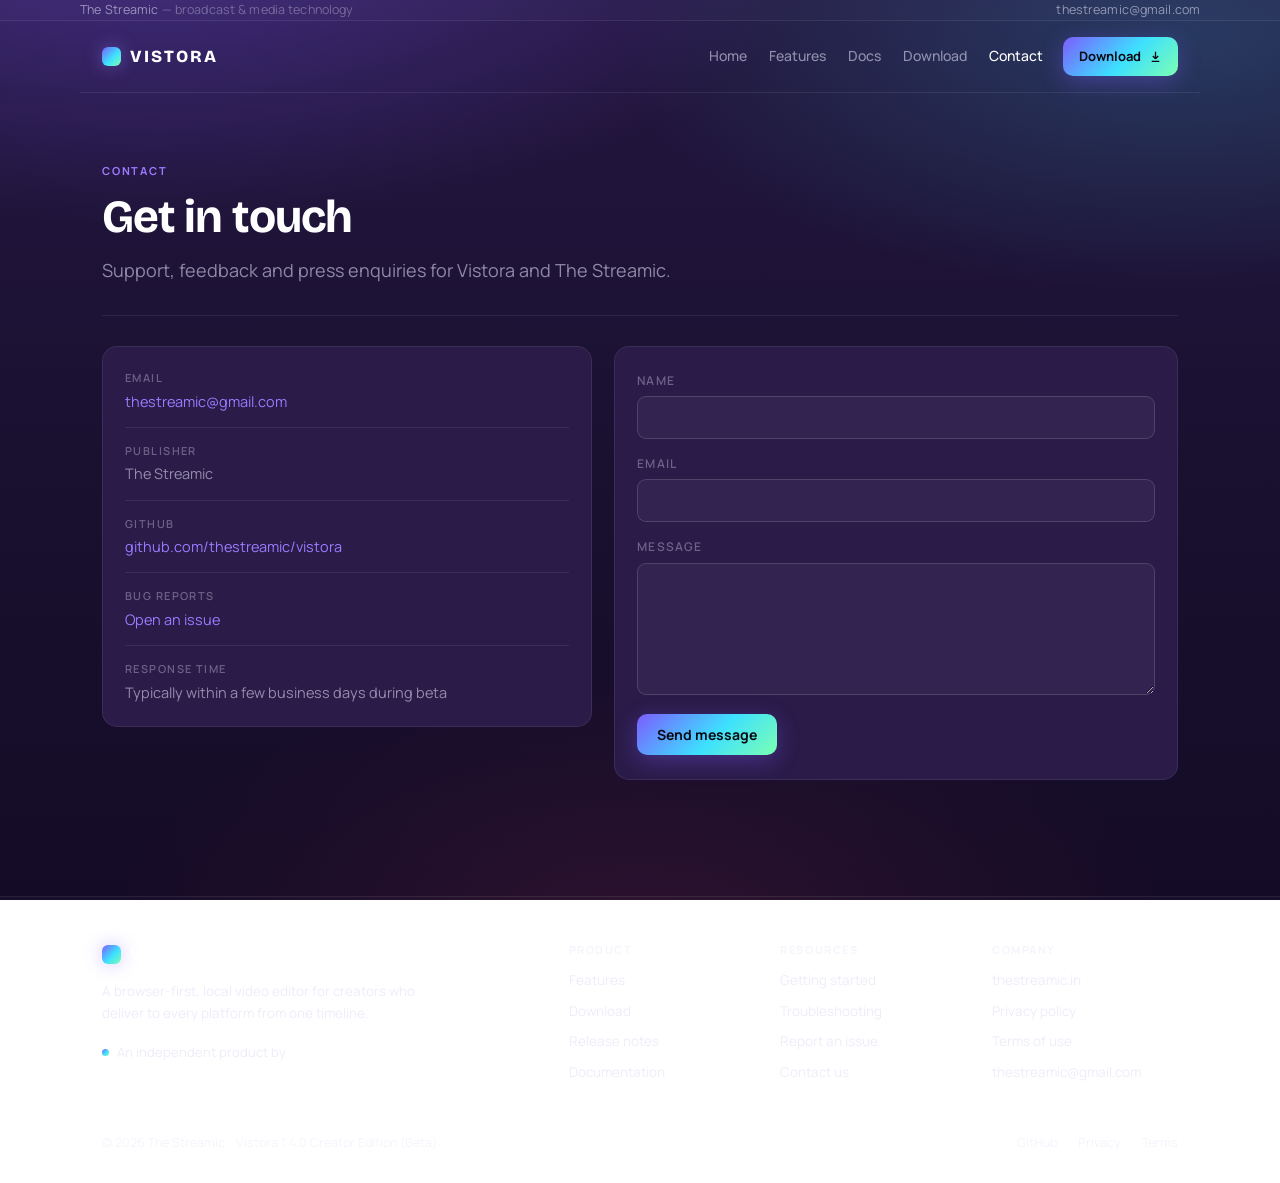
<file: contact.html>
<!doctype html>
<html lang="en">
<head>
<meta charset="utf-8">
<meta name="viewport" content="width=device-width,initial-scale=1">
<title>Contact Vistora & The Streamic — Support, Feedback, Press</title>
<meta name="description" content="Get in touch with the Vistora team at The Streamic for support, feature requests, bug reports or press enquiries.">
<meta name="keywords" content="vistora support, the streamic contact, video editor feedback">
<link rel="canonical" href="https://vistora.thestreamic.in/contact.html">
<meta name="robots" content="index, follow, max-image-preview:large">
<meta name="author" content="The Streamic">
<meta property="og:type" content="website">
<meta property="og:site_name" content="Vistora">
<meta property="og:title" content="Contact Vistora & The Streamic — Support, Feedback, Press">
<meta property="og:description" content="Get in touch with the Vistora team at The Streamic for support, feature requests, bug reports or press enquiries.">
<meta property="og:url" content="https://vistora.thestreamic.in/contact.html">
<meta property="og:image" content="https://vistora.thestreamic.in/assets/og-cover.jpg">
<meta property="og:image:width" content="1200">
<meta property="og:image:height" content="630">
<meta property="og:locale" content="en_US">
<meta name="twitter:card" content="summary_large_image">
<meta name="twitter:title" content="Contact Vistora & The Streamic — Support, Feedback, Press">
<meta name="twitter:description" content="Get in touch with the Vistora team at The Streamic for support, feature requests, bug reports or press enquiries.">
<meta name="twitter:image" content="https://vistora.thestreamic.in/assets/og-cover.jpg">
<script type="application/ld+json">{"@context": "https://schema.org", "@type": "Organization", "name": "The Streamic", "url": "https://thestreamic.in", "email": "thestreamic@gmail.com", "description": "Broadcast and media technology publication and independent software developer."}</script>
<script type="application/ld+json">{"@context": "https://schema.org", "@type": "BreadcrumbList", "itemListElement": [{"@type": "ListItem", "position": 1, "name": "Home", "item": "https://vistora.thestreamic.in/index.html"}, {"@type": "ListItem", "position": 2, "name": "Contact Vistora & The Streamic", "item": "https://vistora.thestreamic.in/contact.html"}]}</script>
<link rel="stylesheet" href="assets/style.css">
</head>
<body>
<div class="pre-top"><main style="padding:0;display:flex;justify-content:space-between;align-items:center">
  <a href="https://thestreamic.in" class="pre-top-link">The Streamic <span>— broadcast &amp; media technology</span></a>
  <a href="mailto:thestreamic@gmail.com" class="pre-top-link pre-top-mail">thestreamic@gmail.com</a>
</main></div>
<header class="top">
  <div class="brand"><a href="index.html" style="display:flex;align-items:center;gap:9px;text-decoration:none;color:inherit"><span class="mark"></span><b>VISTORA</b></a></div>
  <div class="nav-wrap">
    <nav>
      <a href="index.html" >Home</a>
      <a href="features.html" >Features</a>
      <a href="docs.html" >Docs</a>
      <a href="download.html" >Download</a>
      <a href="contact.html" class="active" style="color:var(--text)">Contact</a>
    </nav>
  </div>
  <a href="https://github.com/Thestreamic/vistora/releases/download/1.4/Vistora-Setup-1.4.0.exe" class="btn btn-primary top-cta"><span>Download</span><svg width="13" height="13" viewBox="0 0 24 24" fill="none" stroke="currentColor" stroke-width="2.4"><path d="M12 3v13m0 0l-5-5m5 5l5-5M5 21h14"/></svg></a>
</header>

<main>
  <div class="page-hero"><span class="eyebrow">Contact</span><h1>Get in touch</h1><p class="lede">Support, feedback and press enquiries for Vistora and The Streamic.</p></div>
  <div class="contact-grid">
    <div class="contact-info">
      <div class="row"><span class="l">Email</span><a href="mailto:thestreamic@gmail.com">thestreamic@gmail.com</a></div>
      <div class="row"><span class="l">Publisher</span><span class="v">The Streamic</span></div>
      <div class="row"><span class="l">GitHub</span><a href="https://github.com/thestreamic/vistora">github.com/thestreamic/vistora</a></div>
      <div class="row"><span class="l">Bug reports</span><a href="https://github.com/thestreamic/vistora/issues">Open an issue</a></div>
      <div class="row"><span class="l">Response time</span><span class="v">Typically within a few business days during beta</span></div>
    </div>
    <form class="contact-form" action="mailto:thestreamic@gmail.com" method="post" enctype="text/plain">
      <div><label for="name">Name</label><input id="name" name="name" type="text" required></div>
      <div><label for="email">Email</label><input id="email" name="email" type="email" required></div>
      <div><label for="msg">Message</label><textarea id="msg" name="message" required></textarea></div>
      <button type="submit" class="btn btn-primary" style="align-self:flex-start;margin-top:4px">Send message</button>
    </form>
  </div>
</main>

<footer class="site-footer"><main style="padding-bottom:0">
  <div class="footer-top">
    <div class="footer-brand">
      <div class="brand"><span class="mark"></span><b>VISTORA</b></div>
      <p>A browser-first, local video editor for creators who deliver to every platform from one timeline.</p>
      <a class="footer-parent" href="https://thestreamic.in">
        <span class="fp-dot"></span>An independent product by <b>The Streamic</b>
      </a>
    </div>
    <div class="footer-cols">
      <div class="footer-col">
        <div class="fh">Product</div>
        <a href="features.html">Features</a>
        <a href="download.html">Download</a>
        <a href="https://github.com/thestreamic/vistora/releases/latest">Release notes</a>
        <a href="docs.html">Documentation</a>
      </div>
      <div class="footer-col">
        <div class="fh">Resources</div>
        <a href="docs.html#getting-started">Getting started</a>
        <a href="docs.html#troubleshooting">Troubleshooting</a>
        <a href="https://github.com/thestreamic/vistora/issues">Report an issue</a>
        <a href="contact.html">Contact us</a>
      </div>
      <div class="footer-col">
        <div class="fh">Company</div>
        <a href="https://thestreamic.in">thestreamic.in</a>
        <a href="vistora-privacy-policy.html">Privacy policy</a>
        <a href="terms.html">Terms of use</a>
        <a href="mailto:thestreamic@gmail.com">thestreamic@gmail.com</a>
      </div>
    </div>
  </div>
  <div class="footer-bottom">
    <span class="fb-tc">© 2026 The Streamic <span class="fb-sep">/</span> Vistora 1.4.0 Creator Edition (Beta)</span>
    <span class="fb-links"><a href="https://github.com/thestreamic/vistora">GitHub</a><span class="fb-sep">/</span><a href="vistora-privacy-policy.html">Privacy</a><span class="fb-sep">/</span><a href="terms.html">Terms</a></span>
  </div>
</main></footer>
</body>
</html>
</file>
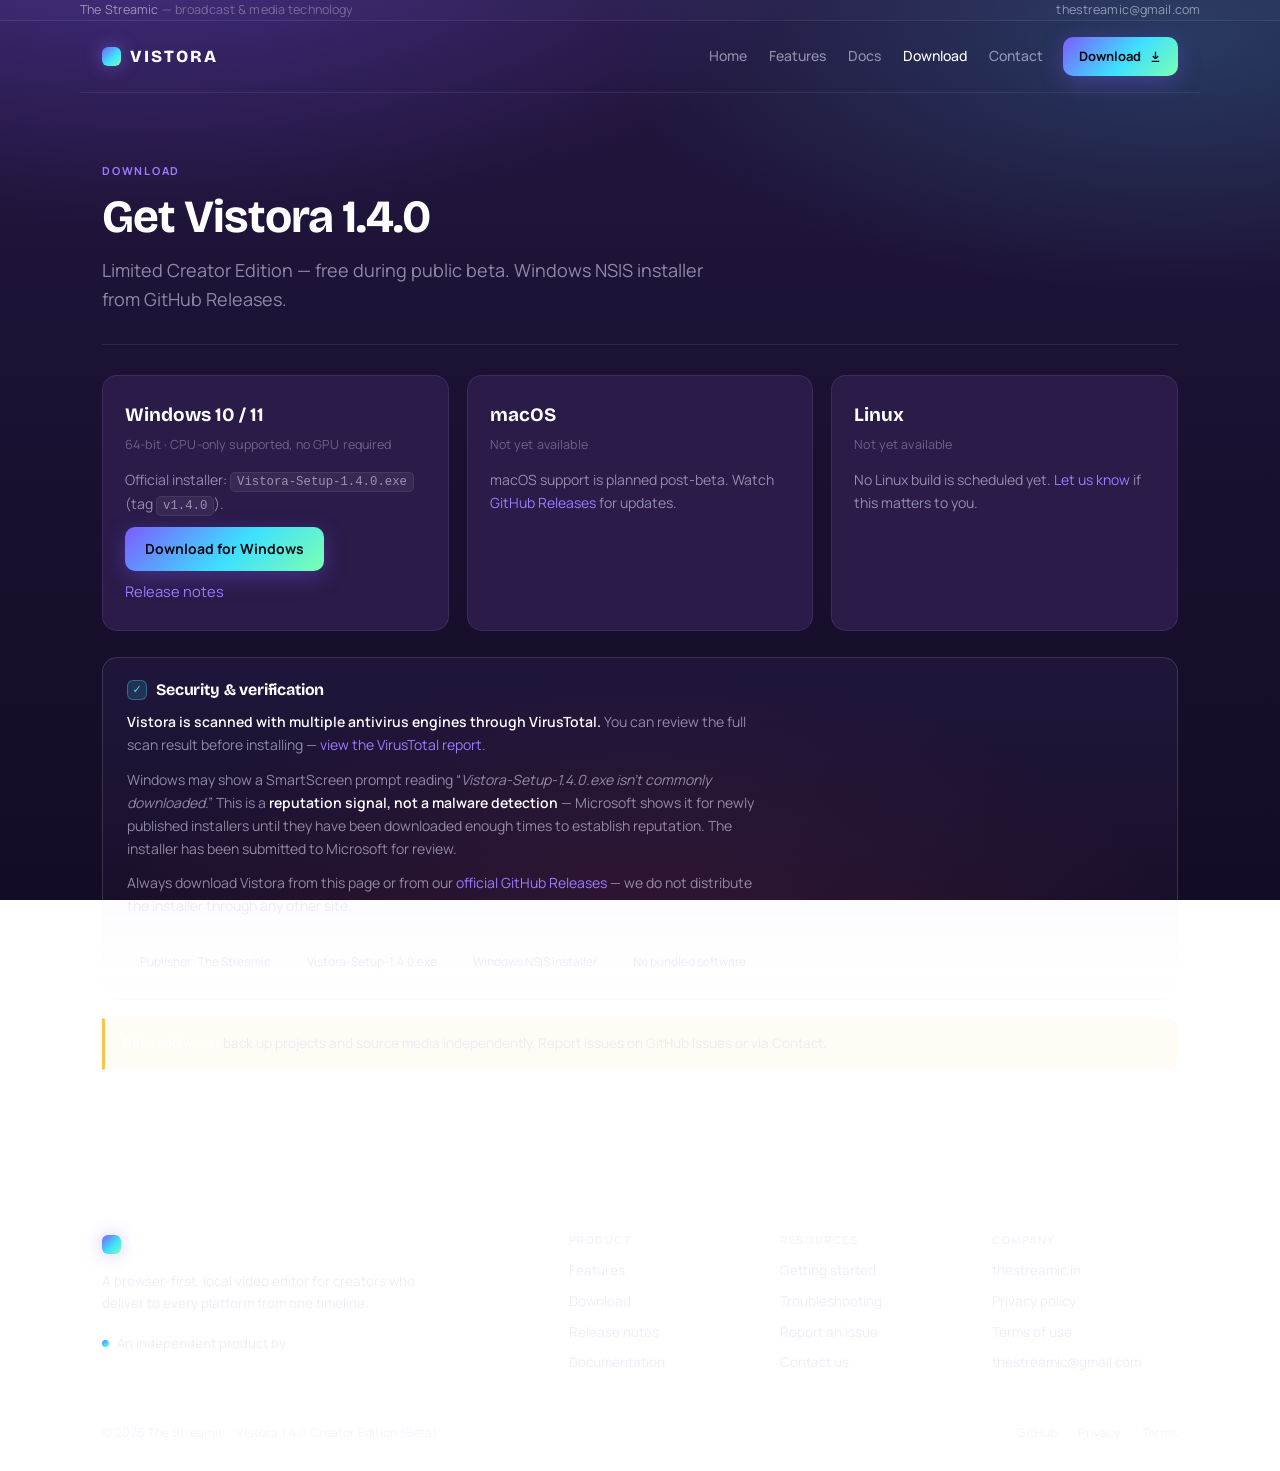
<file: download.html>
<!doctype html>
<html lang="en">
<head>
<meta charset="utf-8">
<meta name="viewport" content="width=device-width,initial-scale=1">
<title>Download Vistora Free — Local Video Editor for Windows (No Sign-Up)</title>
<meta name="description" content="Download Vistora 1.4.0 Creator Edition (free beta) for Windows. No account, no subscription, no watermark. Local NLE — edit and export on your device.">
<meta name="keywords" content="download free video editor, video editor no watermark, windows video editor free download, CPU only video editor, no subscription video editor">
<link rel="canonical" href="https://vistora.thestreamic.in/download.html">
<meta name="robots" content="index, follow, max-image-preview:large">
<meta name="author" content="The Streamic">
<meta property="og:type" content="website">
<meta property="og:site_name" content="Vistora">
<meta property="og:title" content="Download Vistora Free — Local Video Editor for Windows (No Sign-Up)">
<meta property="og:description" content="Download Vistora 1.4.0 Creator Edition (free beta) for Windows. No account, no subscription, no watermark. Local NLE — edit and export on your device.">
<meta property="og:url" content="https://vistora.thestreamic.in/download.html">
<meta property="og:image" content="https://vistora.thestreamic.in/assets/og-cover.jpg">
<meta property="og:image:width" content="1200">
<meta property="og:image:height" content="630">
<meta property="og:locale" content="en_US">
<meta name="twitter:card" content="summary_large_image">
<meta name="twitter:title" content="Download Vistora Free — Local Video Editor for Windows (No Sign-Up)">
<meta name="twitter:description" content="Download Vistora 1.4.0 Creator Edition (free beta) for Windows. No account, no subscription, no watermark. Local NLE — edit and export on your device.">
<meta name="twitter:image" content="https://vistora.thestreamic.in/assets/og-cover.jpg">
<script type="application/ld+json">{"@context": "https://schema.org", "@type": "SoftwareApplication", "name": "Vistora", "applicationCategory": "MultimediaApplication", "operatingSystem": "Windows 10, Windows 11", "offers": {"@type": "Offer", "price": "0", "priceCurrency": "USD"}, "softwareVersion": "1.4.0", "publisher": {"@type": "Organization", "name": "The Streamic", "url": "https://thestreamic.in"}, "description": "A free, local-first AI video editor. Processes video and audio on-device with no upload, offering one-click 16:9 to 9:16 reframing, script-based editing and AI dialogue enhancement.", "featureList": ["One-click 16:9 to 9:16 vertical reframe with live guide", "Script Studio: transcript-based click-to-jump editing", "AI Dialogue Studio: local voice enhancement", "Title Studio with platform-ready social templates", "18 transition styles", "Runs on CPU-only hardware, no GPU required"]}</script>
<script type="application/ld+json">{"@context": "https://schema.org", "@type": "BreadcrumbList", "itemListElement": [{"@type": "ListItem", "position": 1, "name": "Home", "item": "https://vistora.thestreamic.in/index.html"}, {"@type": "ListItem", "position": 2, "name": "Download Vistora Free", "item": "https://vistora.thestreamic.in/download.html"}]}</script>
<link rel="stylesheet" href="assets/style.css">
</head>
<body>
<div class="pre-top"><main style="padding:0;display:flex;justify-content:space-between;align-items:center">
  <a href="https://thestreamic.in" class="pre-top-link">The Streamic <span>— broadcast &amp; media technology</span></a>
  <a href="mailto:thestreamic@gmail.com" class="pre-top-link pre-top-mail">thestreamic@gmail.com</a>
</main></div>
<header class="top">
  <div class="brand"><a href="index.html" style="display:flex;align-items:center;gap:9px;text-decoration:none;color:inherit"><span class="mark"></span><b>VISTORA</b></a></div>
  <div class="nav-wrap">
    <nav>
      <a href="index.html" >Home</a>
      <a href="features.html" >Features</a>
      <a href="docs.html" >Docs</a>
      <a href="download.html" class="active" style="color:var(--text)">Download</a>
      <a href="contact.html" >Contact</a>
    </nav>
  </div>
  <a href="https://github.com/Thestreamic/vistora/releases/download/1.4/Vistora-Setup-1.4.0.exe" class="btn btn-primary top-cta"><span>Download</span><svg width="13" height="13" viewBox="0 0 24 24" fill="none" stroke="currentColor" stroke-width="2.4"><path d="M12 3v13m0 0l-5-5m5 5l5-5M5 21h14"/></svg></a>
</header>

<main>
  <div class="page-hero"><span class="eyebrow">Download</span><h1>Get Vistora 1.4.0</h1><p class="lede">Limited Creator Edition — free during public beta. Windows NSIS installer from GitHub Releases.</p></div>
  <div class="grid-cards" style="margin-top:10px">
    <div class="card platform-card">
      <span class="plat-name">Windows 10 / 11</span>
      <span class="plat-req">64-bit &middot; CPU-only supported, no GPU required</span>
      <p>Official installer: <code>Vistora-Setup-1.4.0.exe</code> (tag <code>v1.4.0</code>).</p>
      <a href="https://github.com/Thestreamic/vistora/releases/download/1.4/Vistora-Setup-1.4.0.exe" class="btn btn-primary" style="margin-top:6px">Download for Windows</a>
      <p style="margin-top:10px;font-size:0.92em;line-height:1.45">
        <a href="https://github.com/thestreamic/vistora/releases/latest">Release notes</a>
      </p>
    </div>
    <div class="card platform-card">
      <span class="plat-name">macOS</span>
      <span class="plat-req">Not yet available</span>
      <p>macOS support is planned post-beta. Watch <a href="https://github.com/thestreamic/vistora/releases/latest">GitHub Releases</a> for updates.</p>
    </div>
    <div class="card platform-card">
      <span class="plat-name">Linux</span>
      <span class="plat-req">Not yet available</span>
      <p>No Linux build is scheduled yet. <a href="contact.html">Let us know</a> if this matters to you.</p>
    </div>
  </div>
  <section class="trust-box">
    <h2><span class="shield">&#10003;</span> Security &amp; verification</h2>
    <p><strong>Vistora is scanned with multiple antivirus engines through VirusTotal.</strong> You can review the full scan result before installing &mdash; <a href="https://www.virustotal.com/gui/url/73a160a4e3244214c285ea35e76ecc689cfab26b5b0122400bb5cf51189a3459/detection" target="_blank" rel="noopener noreferrer">view the VirusTotal report</a>.</p>
    <p>Windows may show a SmartScreen prompt reading &ldquo;<em>Vistora-Setup-1.4.0.exe isn&rsquo;t commonly downloaded</em>.&rdquo; This is a <strong>reputation signal, not a malware detection</strong> &mdash; Microsoft shows it for newly published installers until they have been downloaded enough times to establish reputation. The installer has been submitted to Microsoft for review.</p>
    <p>Always download Vistora from this page or from our <a href="https://github.com/thestreamic/vistora/releases/latest">official GitHub Releases</a> &mdash; we do not distribute the installer through any other site.</p>
    <div class="trust-meta">
      <span>Publisher &middot; The Streamic</span>
      <span>Vistora-Setup-1.4.0.exe</span>
      <span>Windows NSIS installer</span>
      <span>No bundled software</span>
    </div>
  </section>
  <div class="note" style="margin-top:18px"><strong>Beta software:</strong> back up projects and source media independently. Report issues on <a href="https://github.com/thestreamic/vistora/issues" style="color:inherit">GitHub Issues</a> or via <a href="contact.html" style="color:inherit">Contact</a>.</div>
</main>

<footer class="site-footer"><main style="padding-bottom:0">
  <div class="footer-top">
    <div class="footer-brand">
      <div class="brand"><span class="mark"></span><b>VISTORA</b></div>
      <p>A browser-first, local video editor for creators who deliver to every platform from one timeline.</p>
      <a class="footer-parent" href="https://thestreamic.in">
        <span class="fp-dot"></span>An independent product by <b>The Streamic</b>
      </a>
    </div>
    <div class="footer-cols">
      <div class="footer-col">
        <div class="fh">Product</div>
        <a href="features.html">Features</a>
        <a href="download.html">Download</a>
        <a href="https://github.com/thestreamic/vistora/releases/latest">Release notes</a>
        <a href="docs.html">Documentation</a>
      </div>
      <div class="footer-col">
        <div class="fh">Resources</div>
        <a href="docs.html#getting-started">Getting started</a>
        <a href="docs.html#troubleshooting">Troubleshooting</a>
        <a href="https://github.com/thestreamic/vistora/issues">Report an issue</a>
        <a href="contact.html">Contact us</a>
      </div>
      <div class="footer-col">
        <div class="fh">Company</div>
        <a href="https://thestreamic.in">thestreamic.in</a>
        <a href="vistora-privacy-policy.html">Privacy policy</a>
        <a href="terms.html">Terms of use</a>
        <a href="mailto:thestreamic@gmail.com">thestreamic@gmail.com</a>
      </div>
    </div>
  </div>
  <div class="footer-bottom">
    <span class="fb-tc">© 2026 The Streamic <span class="fb-sep">/</span> Vistora 1.4.0 Creator Edition (Beta)</span>
    <span class="fb-links"><a href="https://github.com/thestreamic/vistora">GitHub</a><span class="fb-sep">/</span><a href="vistora-privacy-policy.html">Privacy</a><span class="fb-sep">/</span><a href="terms.html">Terms</a></span>
  </div>
</main></footer>
</body>
</html>
</file>
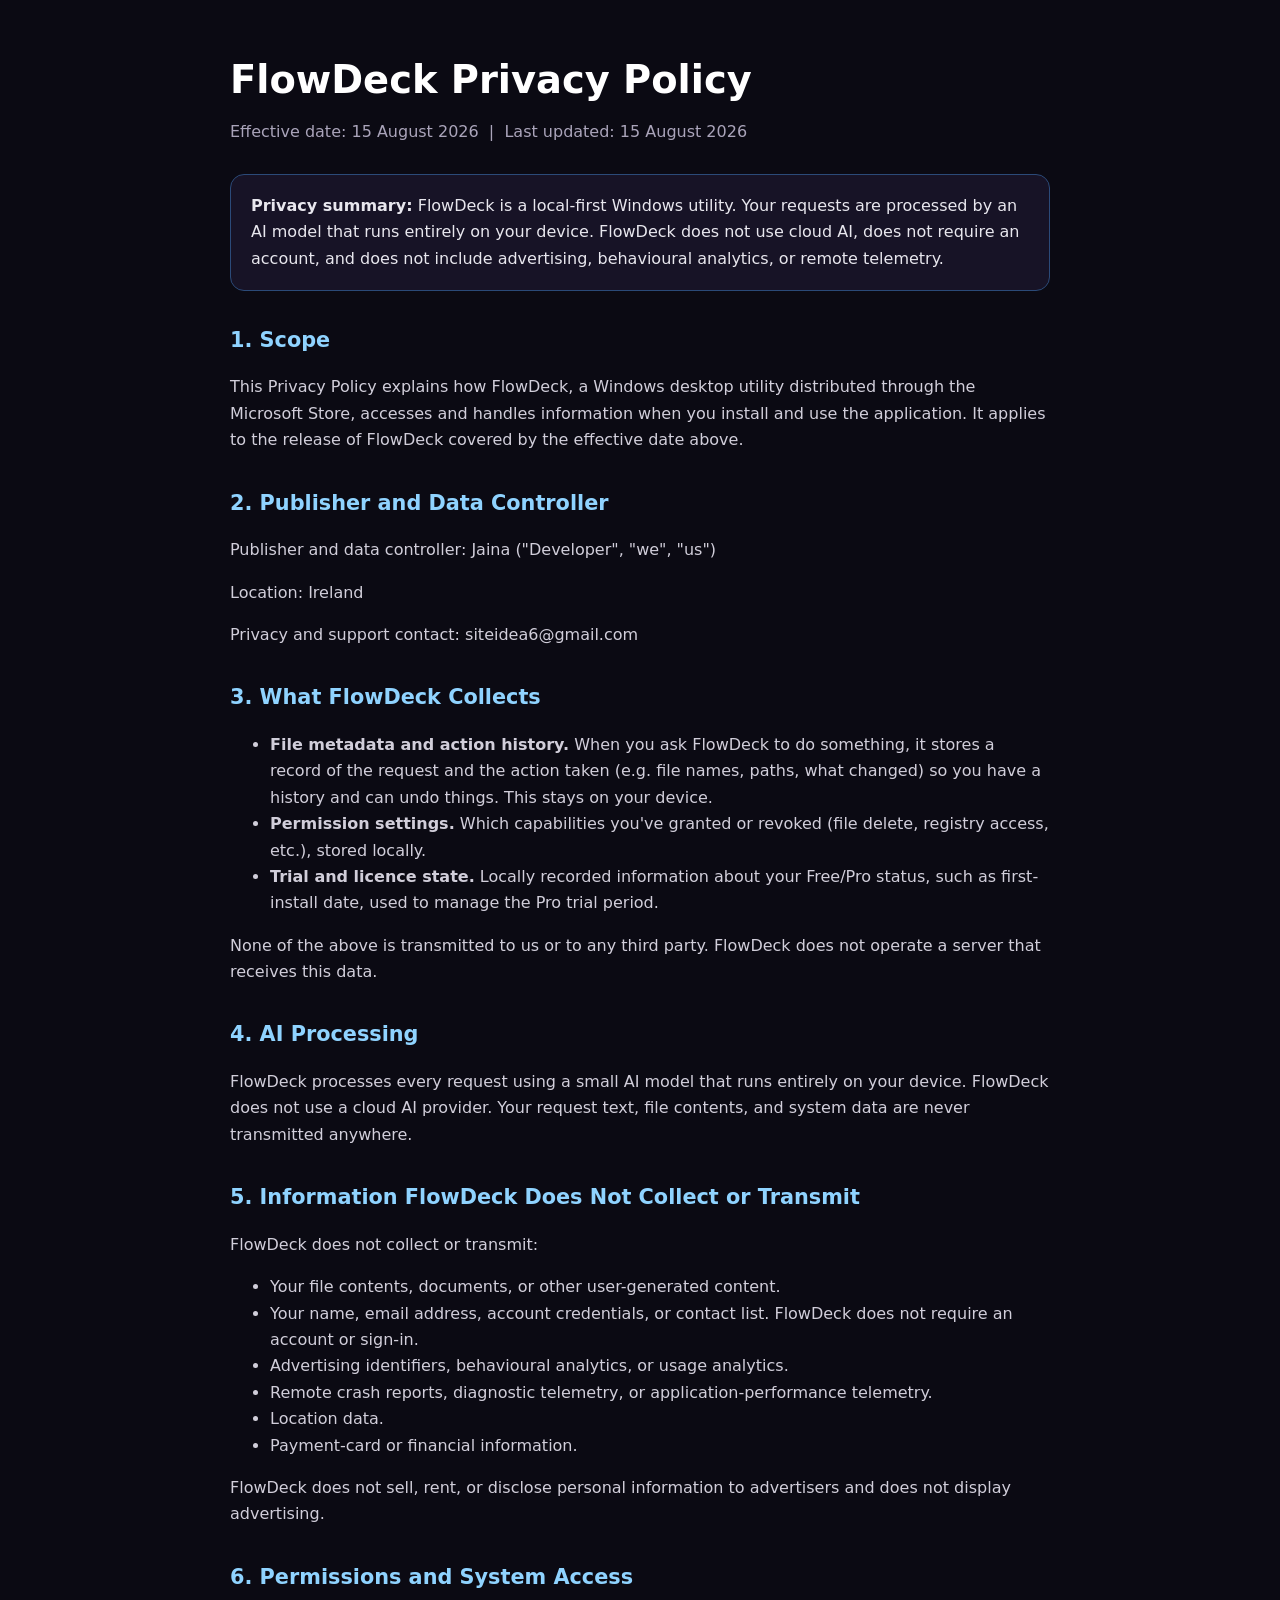
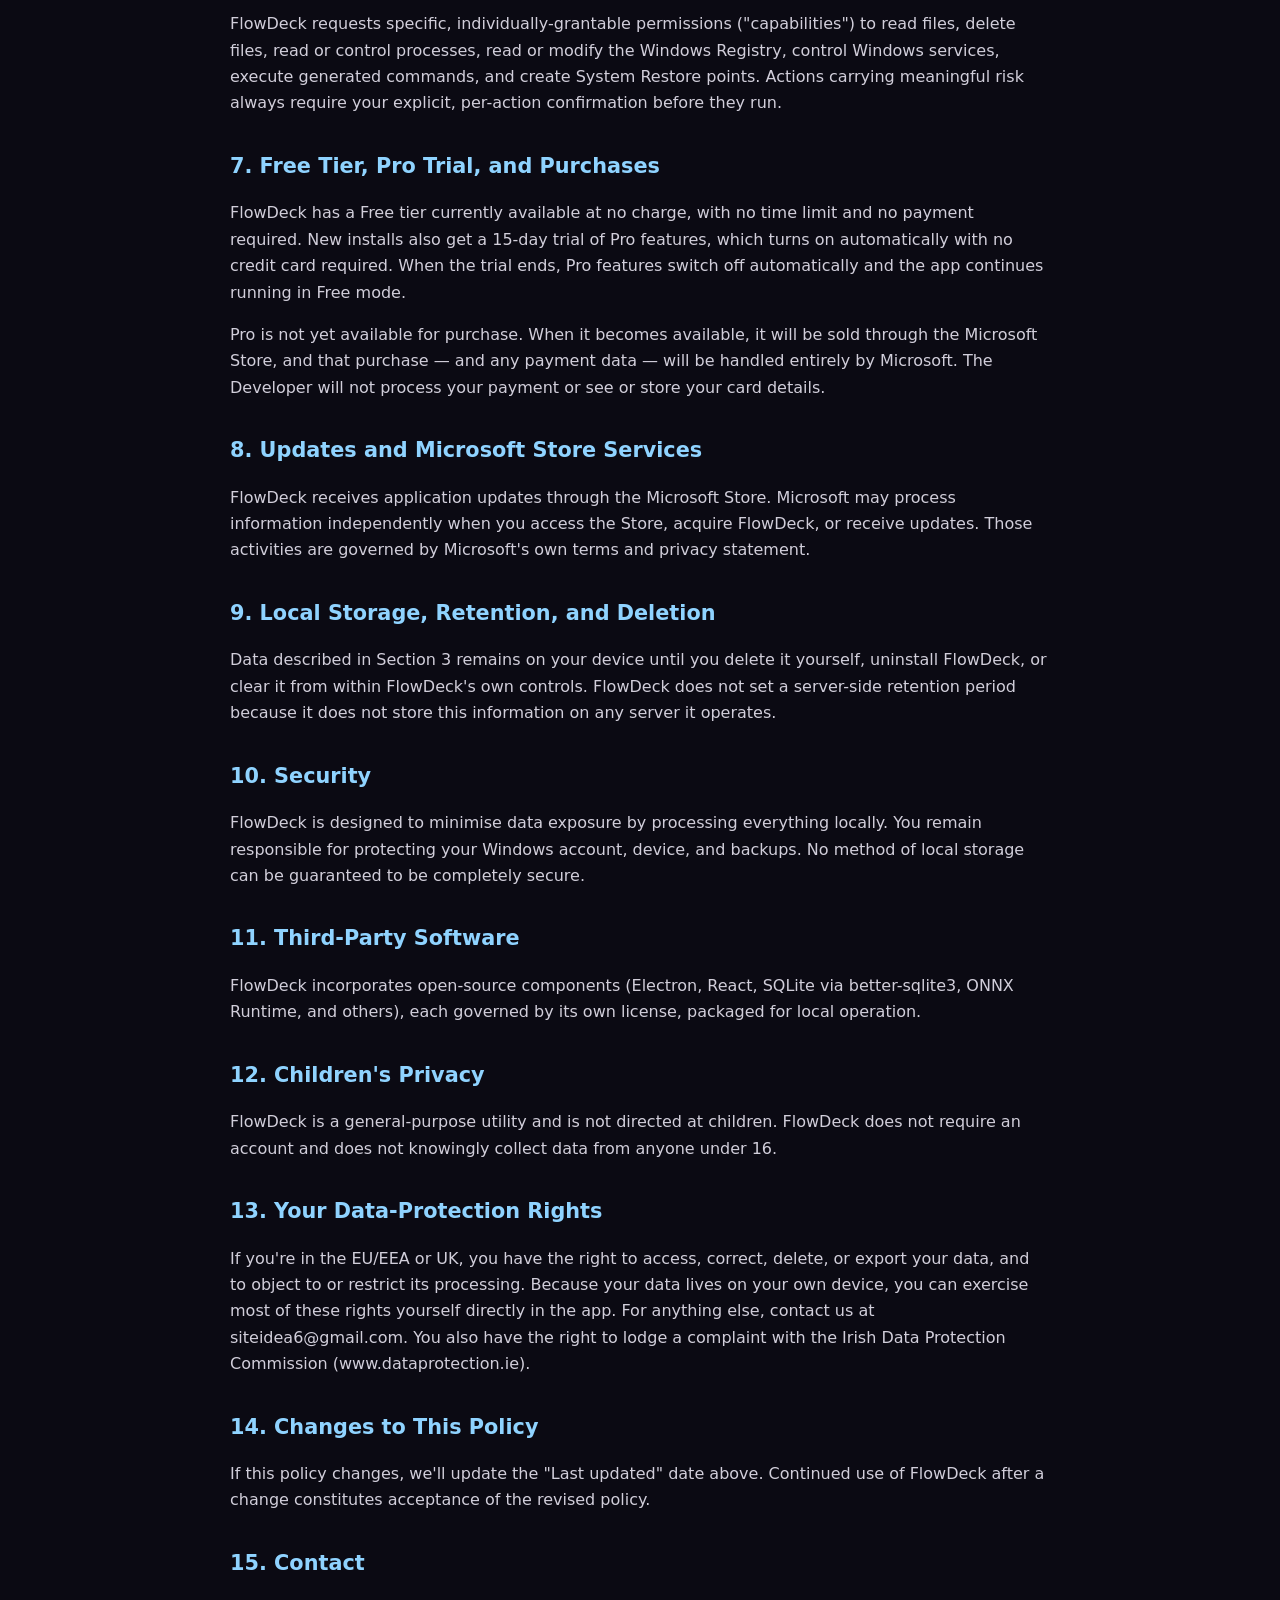
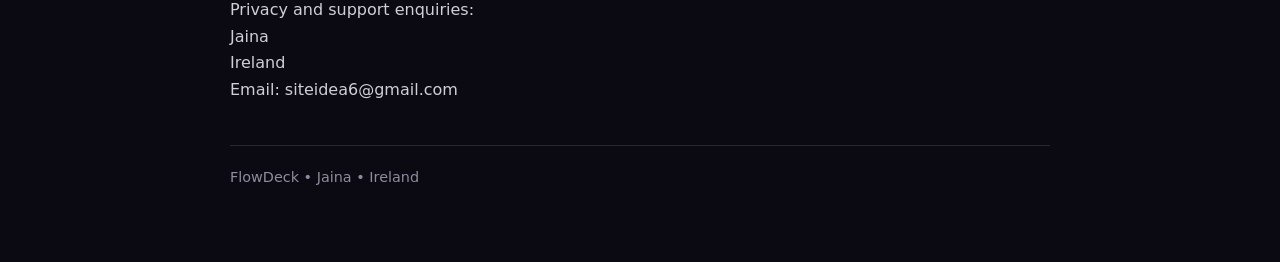
<file: flowdeck-privacy-policy.html>
<!doctype html><html lang="en"><head><meta charset="utf-8"><meta name="viewport" content="width=device-width,initial-scale=1"><title>FlowDeck Privacy Policy</title><meta name="description" content="Privacy policy for FlowDeck, a local-first Windows utility."><meta name="robots" content="noindex,nofollow"><style>body{margin:0;background:#0b0a13;color:#e8e7ee;font:16px/1.65 system-ui,-apple-system,Segoe UI,sans-serif}main{max-width:820px;margin:auto;padding:48px 24px 72px}h1{font-size:2.4rem;margin:0;color:#fff}.meta{color:#aaa4ba;margin:8px 0 28px}h2{color:#8fd3ff;margin-top:32px;font-size:1.3rem}a{color:#66b7ff}.summary{background:#171326;border:1px solid #2b4a78;border-radius:14px;padding:18px 20px}p,li{color:#d1ceda}footer{margin-top:42px;padding-top:20px;border-top:1px solid #292535;color:#908a9e;font-size:.9rem}</style></head><body><main>

<h1>FlowDeck Privacy Policy</h1>
<div class="meta">Effective date: 15 August 2026 &nbsp;|&nbsp; Last updated: 15 August 2026</div>

<div class="summary"><strong>Privacy summary:</strong> FlowDeck is a local-first Windows utility. Your requests are processed by an AI model that runs entirely on your device. FlowDeck does not use cloud AI, does not require an account, and does not include advertising, behavioural analytics, or remote telemetry.</div>

<h2>1. Scope</h2>
<p>This Privacy Policy explains how FlowDeck, a Windows desktop utility distributed through the Microsoft Store, accesses and handles information when you install and use the application. It applies to the release of FlowDeck covered by the effective date above.</p>

<h2>2. Publisher and Data Controller</h2>
<p>Publisher and data controller: Jaina ("Developer", "we", "us")</p>
<p>Location: Ireland</p>
<p>Privacy and support contact: siteidea6@gmail.com</p>

<h2>3. What FlowDeck Collects</h2>
<ul>
<li><strong>File metadata and action history.</strong> When you ask FlowDeck to do something, it stores a record of the request and the action taken (e.g. file names, paths, what changed) so you have a history and can undo things. This stays on your device.</li>
<li><strong>Permission settings.</strong> Which capabilities you've granted or revoked (file delete, registry access, etc.), stored locally.</li>
<li><strong>Trial and licence state.</strong> Locally recorded information about your Free/Pro status, such as first-install date, used to manage the Pro trial period.</li>
</ul>
<p>None of the above is transmitted to us or to any third party. FlowDeck does not operate a server that receives this data.</p>

<h2>4. AI Processing</h2>
<p>FlowDeck processes every request using a small AI model that runs entirely on your device. FlowDeck does not use a cloud AI provider. Your request text, file contents, and system data are never transmitted anywhere.</p>

<h2>5. Information FlowDeck Does Not Collect or Transmit</h2>
<p>FlowDeck does not collect or transmit:</p>
<ul>
<li>Your file contents, documents, or other user-generated content.</li>
<li>Your name, email address, account credentials, or contact list. FlowDeck does not require an account or sign-in.</li>
<li>Advertising identifiers, behavioural analytics, or usage analytics.</li>
<li>Remote crash reports, diagnostic telemetry, or application-performance telemetry.</li>
<li>Location data.</li>
<li>Payment-card or financial information.</li>
</ul>
<p>FlowDeck does not sell, rent, or disclose personal information to advertisers and does not display advertising.</p>

<h2>6. Permissions and System Access</h2>
<p>FlowDeck requests specific, individually-grantable permissions ("capabilities") to read files, delete files, read or control processes, read or modify the Windows Registry, control Windows services, execute generated commands, and create System Restore points. Actions carrying meaningful risk always require your explicit, per-action confirmation before they run.</p>

<h2>7. Free Tier, Pro Trial, and Purchases</h2>
<p>FlowDeck has a Free tier currently available at no charge, with no time limit and no payment required. New installs also get a 15-day trial of Pro features, which turns on automatically with no credit card required. When the trial ends, Pro features switch off automatically and the app continues running in Free mode.</p>
<p>Pro is not yet available for purchase. When it becomes available, it will be sold through the Microsoft Store, and that purchase — and any payment data — will be handled entirely by Microsoft. The Developer will not process your payment or see or store your card details.</p>

<h2>8. Updates and Microsoft Store Services</h2>
<p>FlowDeck receives application updates through the Microsoft Store. Microsoft may process information independently when you access the Store, acquire FlowDeck, or receive updates. Those activities are governed by Microsoft's own terms and privacy statement.</p>

<h2>9. Local Storage, Retention, and Deletion</h2>
<p>Data described in Section 3 remains on your device until you delete it yourself, uninstall FlowDeck, or clear it from within FlowDeck's own controls. FlowDeck does not set a server-side retention period because it does not store this information on any server it operates.</p>

<h2>10. Security</h2>
<p>FlowDeck is designed to minimise data exposure by processing everything locally. You remain responsible for protecting your Windows account, device, and backups. No method of local storage can be guaranteed to be completely secure.</p>

<h2>11. Third-Party Software</h2>
<p>FlowDeck incorporates open-source components (Electron, React, SQLite via better-sqlite3, ONNX Runtime, and others), each governed by its own license, packaged for local operation.</p>

<h2>12. Children's Privacy</h2>
<p>FlowDeck is a general-purpose utility and is not directed at children. FlowDeck does not require an account and does not knowingly collect data from anyone under 16.</p>

<h2>13. Your Data-Protection Rights</h2>
<p>If you're in the EU/EEA or UK, you have the right to access, correct, delete, or export your data, and to object to or restrict its processing. Because your data lives on your own device, you can exercise most of these rights yourself directly in the app. For anything else, contact us at siteidea6@gmail.com. You also have the right to lodge a complaint with the Irish Data Protection Commission (www.dataprotection.ie).</p>

<h2>14. Changes to This Policy</h2>
<p>If this policy changes, we'll update the "Last updated" date above. Continued use of FlowDeck after a change constitutes acceptance of the revised policy.</p>

<h2>15. Contact</h2>
<p>Privacy and support enquiries:<br>Jaina<br>Ireland<br>Email: siteidea6@gmail.com</p>

<footer>FlowDeck • Jaina • Ireland</footer>
</main></body></html>
</file>
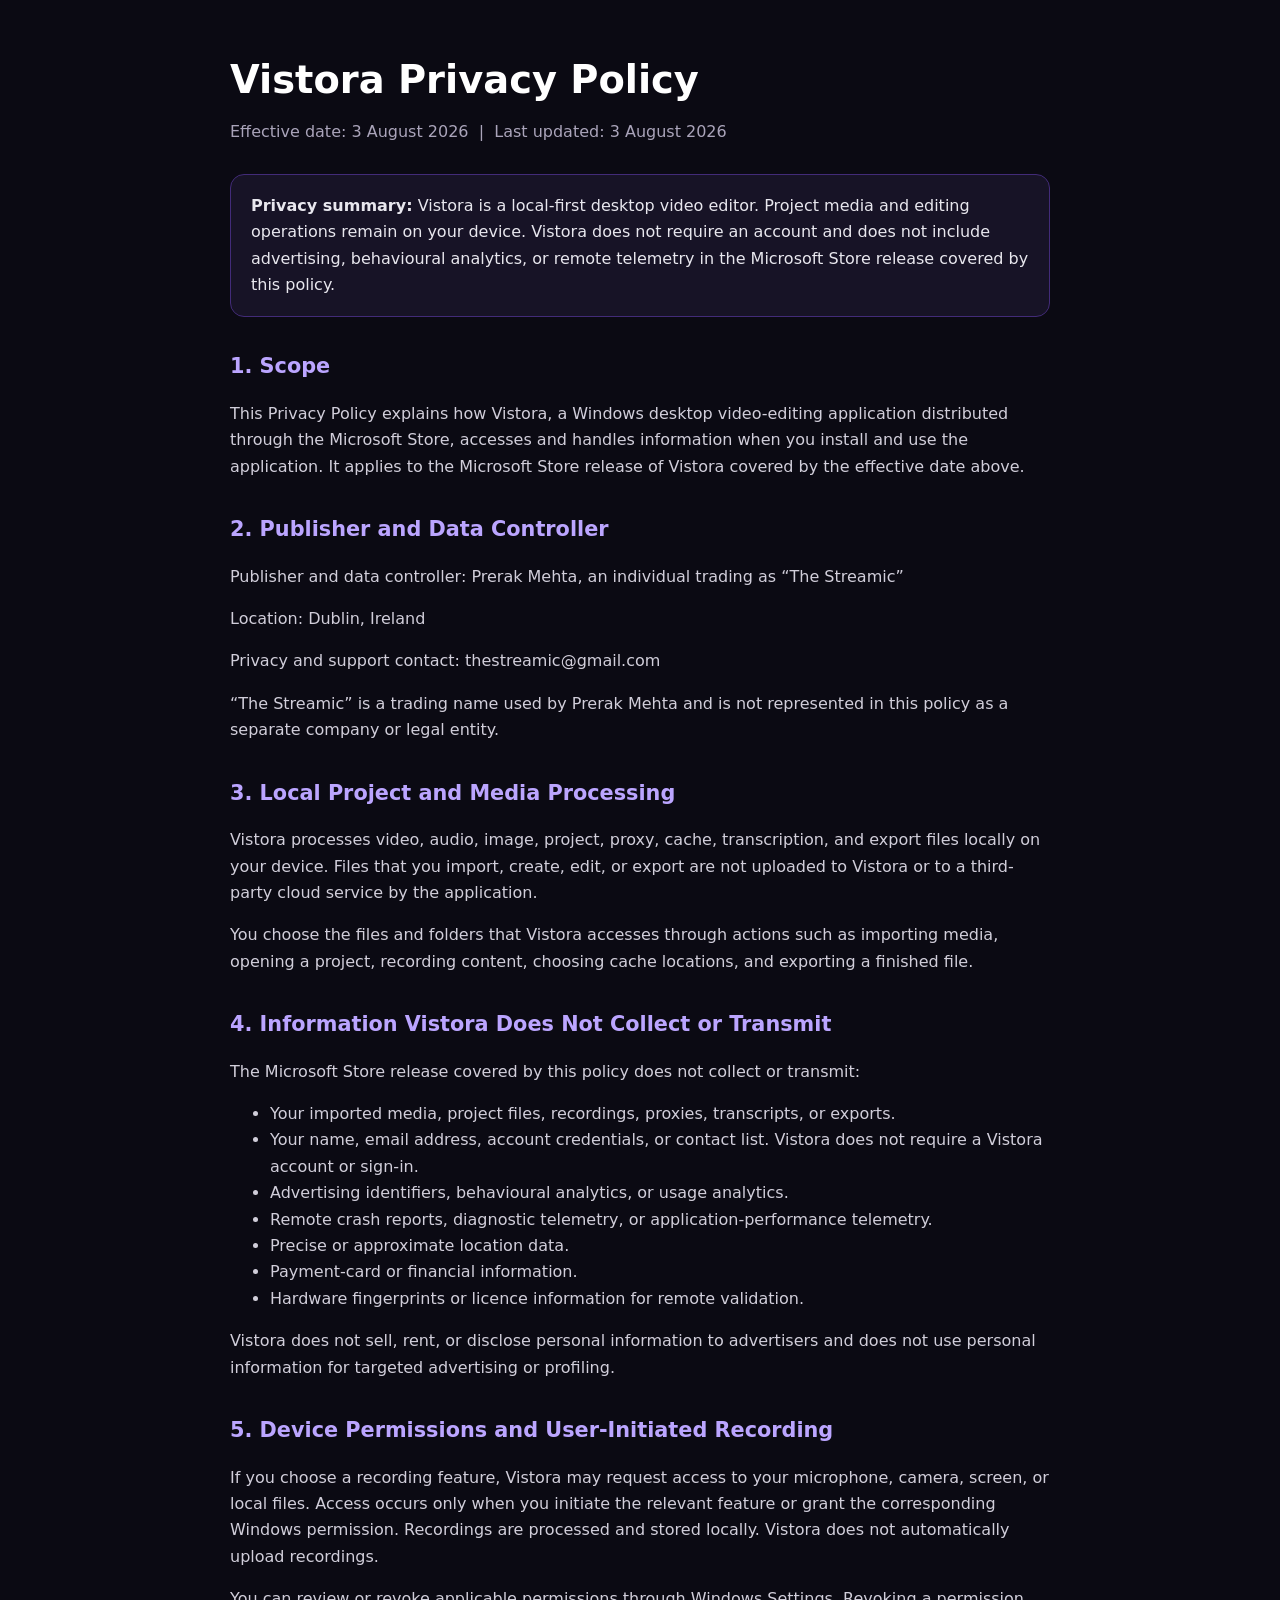
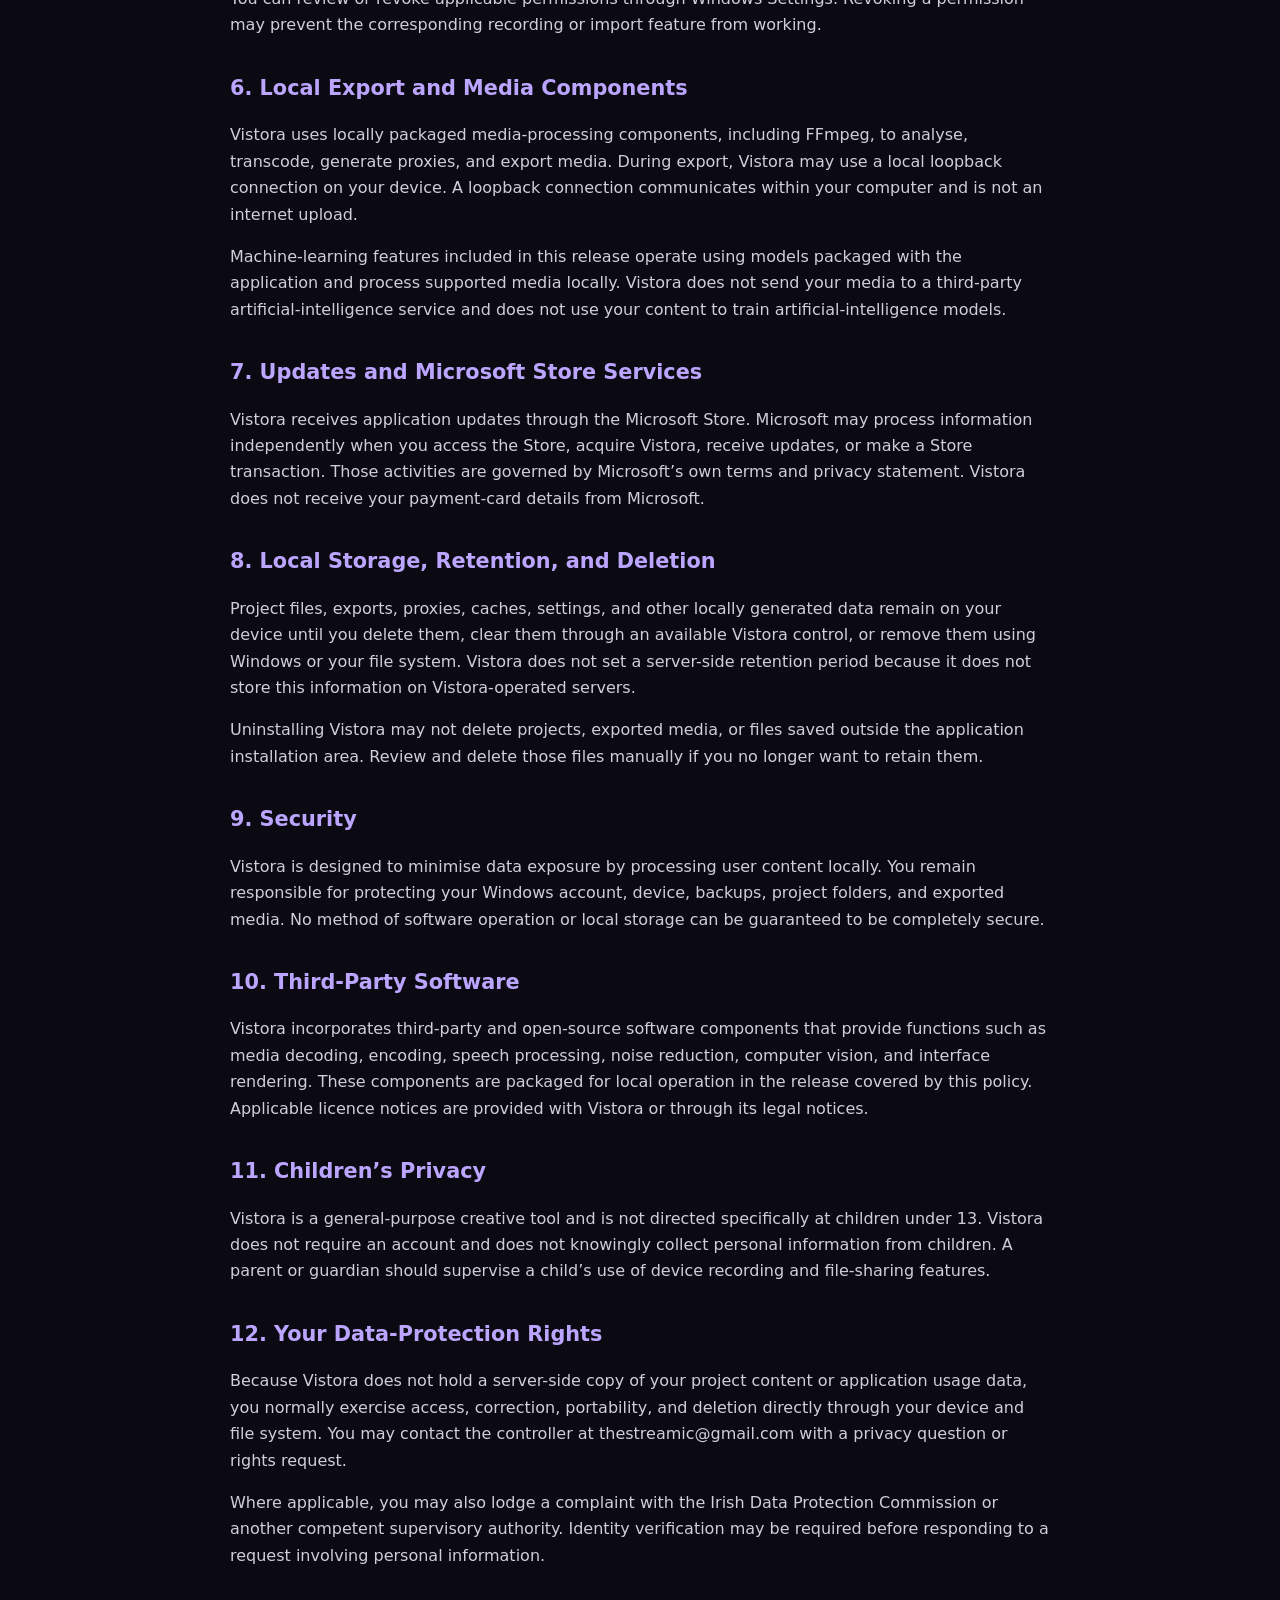
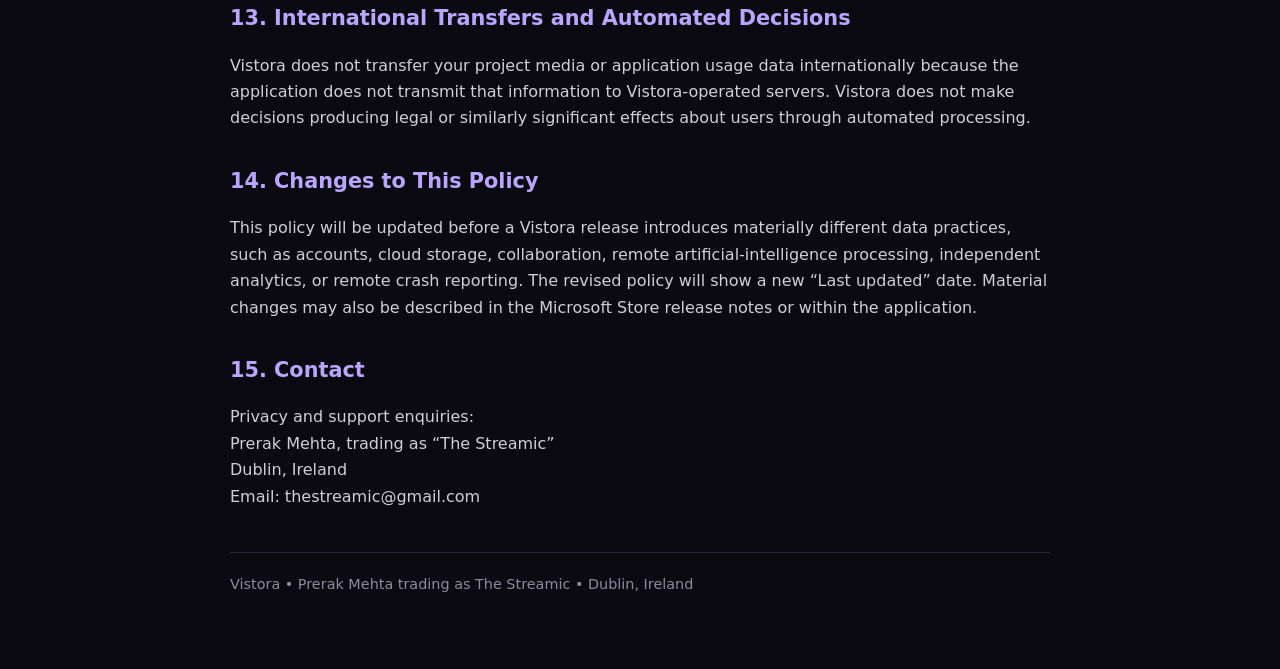
<file: vistora-privacy-policy.html>
<!doctype html><html lang="en"><head><meta charset="utf-8"><meta name="viewport" content="width=device-width,initial-scale=1"><title>Vistora Privacy Policy</title><meta name="description" content="Privacy policy for Vistora, a local-first desktop video editor."><style>body{margin:0;background:#0b0a13;color:#e8e7ee;font:16px/1.65 system-ui,-apple-system,Segoe UI,sans-serif}main{max-width:820px;margin:auto;padding:48px 24px 72px}h1{font-size:2.4rem;margin:0;color:#fff}.meta{color:#aaa4ba;margin:8px 0 28px}h2{color:#bba5ff;margin-top:32px;font-size:1.3rem}a{color:#66b7ff}.summary{background:#171326;border:1px solid #422b78;border-radius:14px;padding:18px 20px}p,li{color:#d1ceda}footer{margin-top:42px;padding-top:20px;border-top:1px solid #292535;color:#908a9e;font-size:.9rem}</style></head><body><main><h1>Vistora Privacy Policy</h1><div class="meta">Effective date: 3 August 2026 &nbsp;|&nbsp; Last updated: 3 August 2026</div><div class="summary"><strong>Privacy summary:</strong> Vistora is a local-first desktop video editor. Project media and editing operations remain on your device. Vistora does not require an account and does not include advertising, behavioural analytics, or remote telemetry in the Microsoft Store release covered by this policy.</div><h2>1. Scope</h2><p>This Privacy Policy explains how Vistora, a Windows desktop video-editing application distributed through the Microsoft Store, accesses and handles information when you install and use the application. It applies to the Microsoft Store release of Vistora covered by the effective date above.</p><h2>2. Publisher and Data Controller</h2><p>Publisher and data controller: Prerak Mehta, an individual trading as “The Streamic”</p><p>Location: Dublin, Ireland</p><p>Privacy and support contact: thestreamic@gmail.com</p><p>“The Streamic” is a trading name used by Prerak Mehta and is not represented in this policy as a separate company or legal entity.</p><h2>3. Local Project and Media Processing</h2><p>Vistora processes video, audio, image, project, proxy, cache, transcription, and export files locally on your device. Files that you import, create, edit, or export are not uploaded to Vistora or to a third-party cloud service by the application.</p><p>You choose the files and folders that Vistora accesses through actions such as importing media, opening a project, recording content, choosing cache locations, and exporting a finished file.</p><h2>4. Information Vistora Does Not Collect or Transmit</h2><p>The Microsoft Store release covered by this policy does not collect or transmit:</p><ul><li>Your imported media, project files, recordings, proxies, transcripts, or exports.</li><li>Your name, email address, account credentials, or contact list. Vistora does not require a Vistora account or sign-in.</li><li>Advertising identifiers, behavioural analytics, or usage analytics.</li><li>Remote crash reports, diagnostic telemetry, or application-performance telemetry.</li><li>Precise or approximate location data.</li><li>Payment-card or financial information.</li><li>Hardware fingerprints or licence information for remote validation.</li></ul><p>Vistora does not sell, rent, or disclose personal information to advertisers and does not use personal information for targeted advertising or profiling.</p><h2>5. Device Permissions and User-Initiated Recording</h2><p>If you choose a recording feature, Vistora may request access to your microphone, camera, screen, or local files. Access occurs only when you initiate the relevant feature or grant the corresponding Windows permission. Recordings are processed and stored locally. Vistora does not automatically upload recordings.</p><p>You can review or revoke applicable permissions through Windows Settings. Revoking a permission may prevent the corresponding recording or import feature from working.</p><h2>6. Local Export and Media Components</h2><p>Vistora uses locally packaged media-processing components, including FFmpeg, to analyse, transcode, generate proxies, and export media. During export, Vistora may use a local loopback connection on your device. A loopback connection communicates within your computer and is not an internet upload.</p><p>Machine-learning features included in this release operate using models packaged with the application and process supported media locally. Vistora does not send your media to a third-party artificial-intelligence service and does not use your content to train artificial-intelligence models.</p><h2>7. Updates and Microsoft Store Services</h2><p>Vistora receives application updates through the Microsoft Store. Microsoft may process information independently when you access the Store, acquire Vistora, receive updates, or make a Store transaction. Those activities are governed by Microsoft’s own terms and privacy statement. Vistora does not receive your payment-card details from Microsoft.</p><h2>8. Local Storage, Retention, and Deletion</h2><p>Project files, exports, proxies, caches, settings, and other locally generated data remain on your device until you delete them, clear them through an available Vistora control, or remove them using Windows or your file system. Vistora does not set a server-side retention period because it does not store this information on Vistora-operated servers.</p><p>Uninstalling Vistora may not delete projects, exported media, or files saved outside the application installation area. Review and delete those files manually if you no longer want to retain them.</p><h2>9. Security</h2><p>Vistora is designed to minimise data exposure by processing user content locally. You remain responsible for protecting your Windows account, device, backups, project folders, and exported media. No method of software operation or local storage can be guaranteed to be completely secure.</p><h2>10. Third-Party Software</h2><p>Vistora incorporates third-party and open-source software components that provide functions such as media decoding, encoding, speech processing, noise reduction, computer vision, and interface rendering. These components are packaged for local operation in the release covered by this policy. Applicable licence notices are provided with Vistora or through its legal notices.</p><h2>11. Children’s Privacy</h2><p>Vistora is a general-purpose creative tool and is not directed specifically at children under 13. Vistora does not require an account and does not knowingly collect personal information from children. A parent or guardian should supervise a child’s use of device recording and file-sharing features.</p><h2>12. Your Data-Protection Rights</h2><p>Because Vistora does not hold a server-side copy of your project content or application usage data, you normally exercise access, correction, portability, and deletion directly through your device and file system. You may contact the controller at thestreamic@gmail.com with a privacy question or rights request.</p><p>Where applicable, you may also lodge a complaint with the Irish Data Protection Commission or another competent supervisory authority. Identity verification may be required before responding to a request involving personal information.</p><h2>13. International Transfers and Automated Decisions</h2><p>Vistora does not transfer your project media or application usage data internationally because the application does not transmit that information to Vistora-operated servers. Vistora does not make decisions producing legal or similarly significant effects about users through automated processing.</p><h2>14. Changes to This Policy</h2><p>This policy will be updated before a Vistora release introduces materially different data practices, such as accounts, cloud storage, collaboration, remote artificial-intelligence processing, independent analytics, or remote crash reporting. The revised policy will show a new “Last updated” date. Material changes may also be described in the Microsoft Store release notes or within the application.</p><h2>15. Contact</h2><p>Privacy and support enquiries:<br>Prerak Mehta, trading as “The Streamic”<br>Dublin, Ireland<br>Email: thestreamic@gmail.com</p><footer>Vistora • Prerak Mehta trading as The Streamic • Dublin, Ireland</footer></main></body></html>
</file>
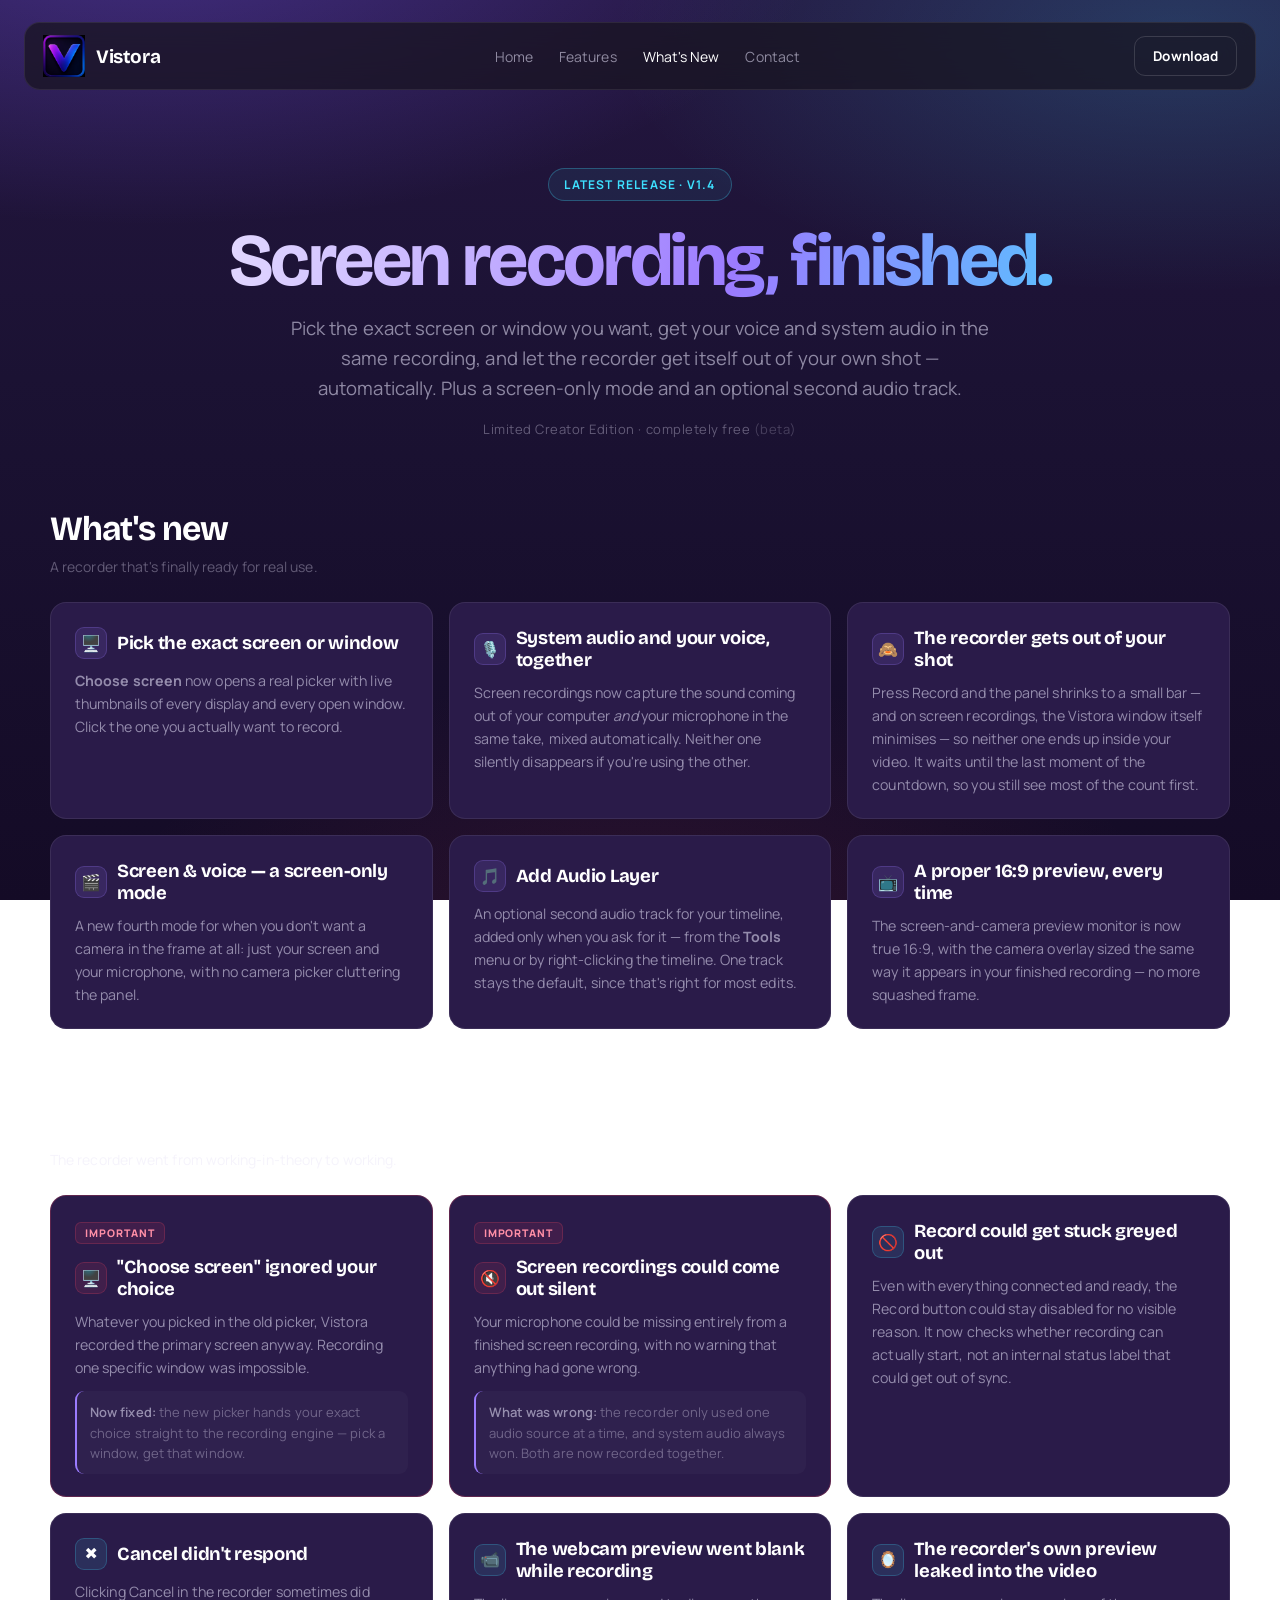
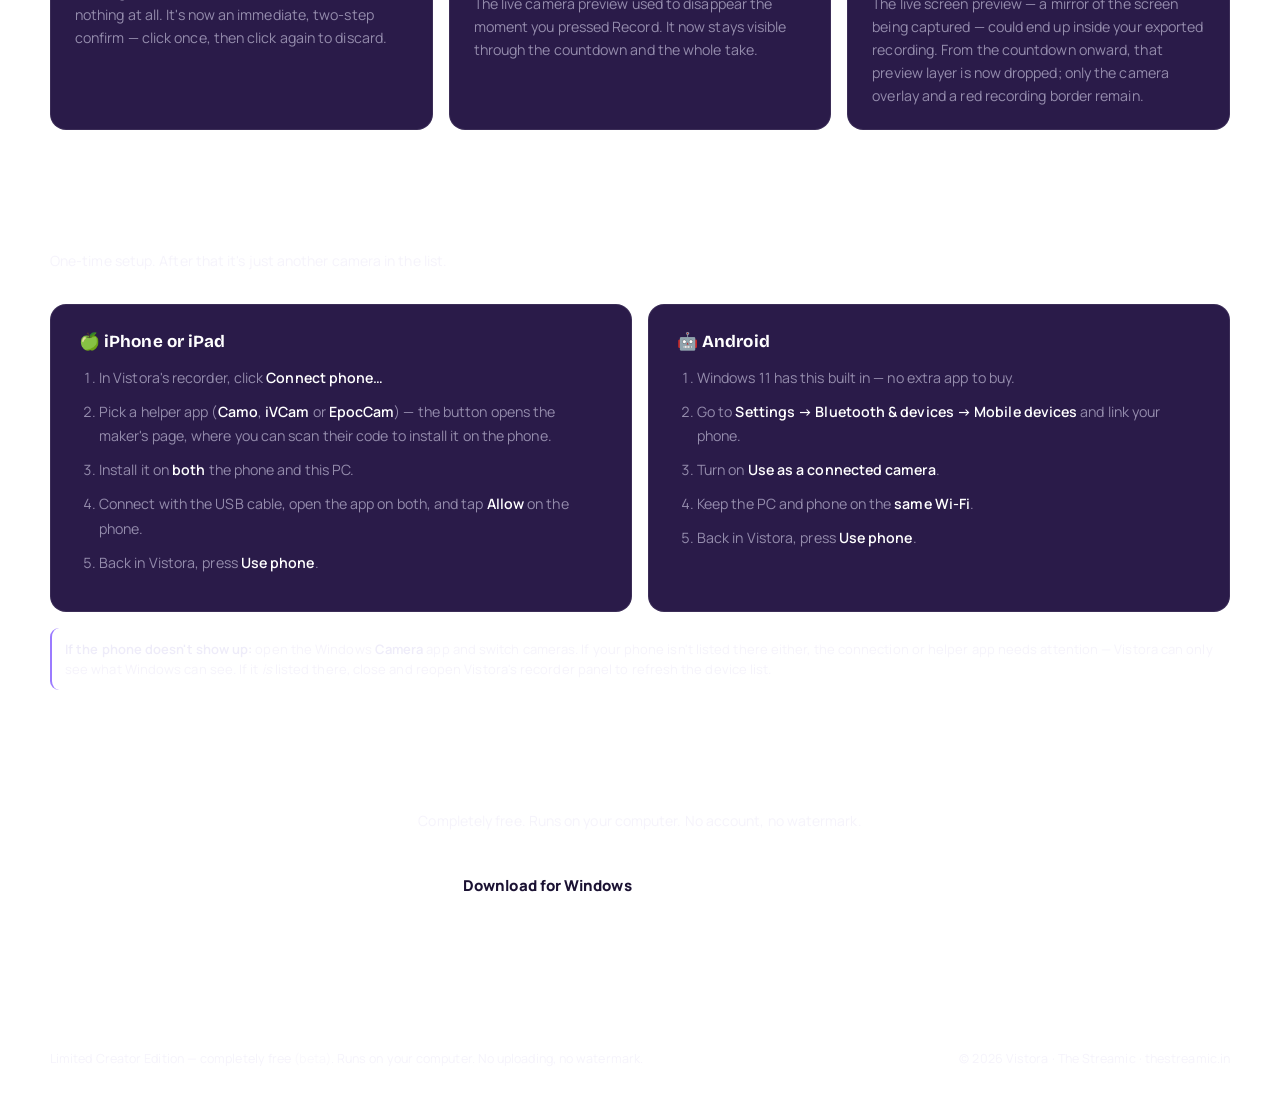
<file: whats-new.html>
<!doctype html>
<html lang="en">
<head>
<meta charset="utf-8">
<meta name="viewport" content="width=device-width,initial-scale=1">
<title>What's New in Vistora 1.4 — Screen Recording, Real Audio, Add Audio Layer</title>
<meta name="description" content="Vistora 1.4 release notes: pick the exact screen or window to record, system audio and your mic recorded together, a screen-only recording mode, a recorder that gets out of your shot, and an optional second audio track.">
<link rel="icon" href="assets/vistora-icon.png" type="image/png">
<link rel="canonical" href="https://vistora.thestreamic.in/whats-new.html">
<meta property="og:type" content="website">
<meta property="og:site_name" content="Vistora">
<meta property="og:title" content="What's New in Vistora 1.4 — screen recording, real audio, Add Audio Layer">
<meta property="og:description" content="Pick the exact screen or window to record, get system audio and your mic together, and let the recorder disappear from your own shot. Plus an optional second audio track.">
<meta property="og:image" content="assets/vistora-reframe-poster.webp">
<link rel="preconnect" href="https://fonts.googleapis.com">
<link rel="preconnect" href="https://fonts.gstatic.com" crossorigin>
<link href="https://fonts.googleapis.com/css2?family=Bricolage+Grotesque:opsz,wght@12..96,500;12..96,600;12..96,700;12..96,800&family=Manrope:wght@300;400;500;600;700&family=Instrument+Serif:ital@0;1&display=swap" rel="stylesheet">
<style>
:root{
  --bg:#1B1233;
  --bg-panel:#2A1B49;
  --ink:#FFFFFF;
  --muted:rgba(226,222,244,.58);
  --dim:rgba(226,222,244,.36);
  --line:rgba(255,255,255,.08);
  --line-strong:rgba(255,255,255,.14);
  --violet:#9B7BFF;
  --cyan:#3DE0FF;
  --crimson:#C43B5A;
  --mint:#7CFFB2;
  --grad:linear-gradient(135deg,#7C5CFF 0%,#3DE0FF 55%,#7CFFB2 100%);
  --grad-text:linear-gradient(100deg,#F7F3FF 0%,#C4B0FF 36%,#9B7BFF 58%,#3DE0FF 100%);
  --display:"Bricolage Grotesque","Space Grotesk Local",system-ui,sans-serif;
  --sans:"Manrope",system-ui,sans-serif;
  --serif:"Instrument Serif",Georgia,serif;
  --ease:cubic-bezier(.22,1,.36,1);
  --max:1520px;
}
*{box-sizing:border-box;margin:0}
html{scroll-behavior:smooth}
body{
  font-family:var(--sans);
  background:
    radial-gradient(ellipse 95% 60% at 12% -8%, rgba(124,92,255,.34) 0%, transparent 55%),
    radial-gradient(ellipse 85% 55% at 92% 4%, rgba(61,224,255,.18) 0%, transparent 52%),
    radial-gradient(ellipse 70% 50% at 50% 105%, rgba(196,59,90,.14) 0%, transparent 60%),
    linear-gradient(180deg,#241640 0%,#1B1233 42%,#140B26 100%);
  background-attachment:fixed;
  color:var(--ink);
  overflow-x:hidden;
  -webkit-font-smoothing:antialiased;
  text-rendering:optimizeLegibility;
  letter-spacing:.005em;
}
a{color:inherit}
img{max-width:100%;display:block}
.wrap{width:min(100% - 48px,1180px);margin-inline:auto}
@media(max-width:640px){.wrap{width:min(100% - 32px,1180px)}}

/* Nav */
.site-nav{
  display:flex;align-items:center;gap:22px;justify-content:space-between;
  width:min(100% - 48px,var(--max));margin:22px auto 0;
  padding:12px 18px;border:1px solid var(--line);border-radius:16px;
  background:rgba(24,20,31,.72);backdrop-filter:blur(14px);
  position:sticky;top:14px;z-index:60;
}
.brand{display:flex;align-items:center;gap:11px;text-decoration:none}
.brand-word{font-family:var(--display);font-weight:700;font-size:19px;letter-spacing:-.02em}
.nav-links{display:flex;gap:26px;font-size:14px;color:var(--muted)}
.nav-links a{text-decoration:none;transition:color .2s var(--ease)}
.nav-links a:hover,.nav-links a.is-active{color:var(--ink)}
.nav-cta{
  text-decoration:none;font-size:13.5px;font-weight:700;
  padding:10px 18px;border-radius:11px;border:1px solid var(--line-strong);
  transition:all .25s var(--ease);white-space:nowrap;
}
.nav-cta:hover{background:#fff;color:var(--bg);border-color:#fff}
@media(max-width:820px){.nav-links{display:none}}

/* Hero */
.rel-hero{padding:78px 0 34px;text-align:center}
.rel-tag{
  display:inline-flex;align-items:center;gap:9px;
  font-size:12px;font-weight:700;letter-spacing:.1em;text-transform:uppercase;
  color:var(--cyan);border:1px solid rgba(61,224,255,.28);
  background:rgba(61,224,255,.07);padding:7px 15px;border-radius:999px;
}
.rel-hero h1{
  font-family:var(--display);font-weight:700;letter-spacing:-.035em;line-height:1.02;
  font-size:clamp(38px,6.2vw,74px);margin:22px 0 16px;
  background:var(--grad-text);-webkit-background-clip:text;background-clip:text;color:transparent;
}
.rel-hero p{
  color:var(--muted);font-size:clamp(15px,1.6vw,18.5px);line-height:1.62;
  max-width:720px;margin-inline:auto;
}
.rel-date{margin-top:16px;font-size:13px;color:var(--dim);letter-spacing:.04em}

/* Sections */
.rel-section{padding:36px 0}
.rel-h2{
  font-family:var(--display);font-weight:700;letter-spacing:-.025em;
  font-size:clamp(24px,3vw,34px);margin-bottom:8px;
}
.rel-sub{color:var(--dim);font-size:14px;margin-bottom:26px}

/* Cards */
.rel-grid{display:grid;grid-template-columns:repeat(auto-fit,minmax(330px,1fr));gap:16px}
.rel-card{
  background:var(--bg-panel);border:1px solid var(--line);border-radius:16px;
  padding:24px 24px 22px;transition:border-color .3s var(--ease),transform .3s var(--ease);
}
.rel-card:hover{border-color:var(--line-strong);transform:translateY(-2px)}
.rel-card h3{
  font-family:var(--display);font-weight:700;font-size:18.5px;letter-spacing:-.015em;
  margin-bottom:10px;display:flex;align-items:center;gap:10px;
}
.rel-card p{color:var(--muted);font-size:14.2px;line-height:1.62}
.rel-card p + p{margin-top:10px}
.rel-ico{
  width:32px;height:32px;flex:0 0 32px;border-radius:9px;
  display:grid;place-items:center;font-size:16px;
  background:rgba(155,123,255,.13);border:1px solid rgba(155,123,255,.24);
}
.rel-card.is-fix .rel-ico{background:rgba(61,224,255,.10);border-color:rgba(61,224,255,.22)}
.rel-card.is-critical{border-color:rgba(196,59,90,.34)}
.rel-card.is-critical .rel-ico{background:rgba(196,59,90,.14);border-color:rgba(196,59,90,.3)}
.rel-flag{
  display:inline-block;font-size:10.5px;font-weight:800;letter-spacing:.09em;
  text-transform:uppercase;padding:3px 9px;border-radius:6px;margin-bottom:12px;
  background:rgba(196,59,90,.15);color:#FF8FA6;border:1px solid rgba(196,59,90,.3);
}
.rel-why{
  margin-top:12px;padding:11px 13px;border-radius:9px;
  background:rgba(255,255,255,.028);border-left:2px solid var(--violet);
  font-size:13px;line-height:1.55;color:var(--dim);
}
.rel-why b{color:var(--muted);font-weight:600}

/* Steps */
.rel-steps{
  background:var(--bg-panel);border:1px solid var(--line);border-radius:16px;
  padding:26px 28px;margin-top:8px;
}
.rel-steps ol{margin:0;padding-left:20px;color:var(--muted);font-size:14.2px;line-height:1.75}
.rel-steps li{margin-bottom:9px}
.rel-steps li b{color:var(--ink);font-weight:600}
.rel-two{display:grid;grid-template-columns:1fr 1fr;gap:16px}
@media(max-width:820px){.rel-two{grid-template-columns:1fr}}

/* Footer */
.site-footer{border-top:1px solid var(--line);margin-top:56px;padding:44px 0 34px}
.footer-bottom{
  display:flex;flex-wrap:wrap;gap:14px;justify-content:space-between;
  font-size:12.5px;color:var(--dim);
}
.beta-whisper{opacity:.62}
.rel-cta-row{display:flex;flex-wrap:wrap;gap:12px;justify-content:center;margin-top:30px}
.btn-solid{
  text-decoration:none;font-weight:800;font-size:15px;padding:15px 30px;border-radius:13px;
  background:#fff;color:var(--bg);transition:transform .25s var(--ease);
}
.btn-solid:hover{transform:translateY(-2px)}
.btn-line{
  text-decoration:none;font-weight:700;font-size:15px;padding:15px 28px;border-radius:13px;
  border:1px solid var(--line-strong);color:var(--ink);transition:all .25s var(--ease);
}
.btn-line:hover{border-color:#fff}
</style>
</head>
<body>

  <nav class="site-nav" aria-label="Primary">
    <a href="index.html" class="brand" id="top">
      <img class="brand-mark" src="assets/vistora-icon.png" width="42" height="42" alt="">
      <span class="brand-word">Vistora</span>
    </a>
    <div class="nav-links">
      <a href="index.html">Home</a>
      <a href="index.html#features">Features</a>
      <a href="whats-new.html" class="is-active">What's New</a>
      <a href="https://www.thestreamic.in/contact.html" target="_blank" rel="noopener noreferrer">Contact</a>
    </div>
    <a class="nav-cta" href="download.html">Download</a>
  </nav>

  <header class="rel-hero wrap">
    <span class="rel-tag">Latest release · v1.4</span>
    <h1>Screen recording, finished.</h1>
    <p>Pick the exact screen or window you want, get your voice and system audio in the
    same recording, and let the recorder get itself out of your own shot — automatically.
    Plus a screen-only mode and an optional second audio track.</p>
    <div class="rel-date">Limited Creator Edition · completely free <span class="beta-whisper">(beta)</span></div>
  </header>

  <main>

    <!-- NEW -->
    <section class="rel-section wrap" id="new">
      <h2 class="rel-h2">What's new</h2>
      <p class="rel-sub">A recorder that's finally ready for real use.</p>

      <div class="rel-grid">

        <article class="rel-card">
          <h3><span class="rel-ico">🖥️</span> Pick the exact screen or window</h3>
          <p><b>Choose screen</b> now opens a real picker with live thumbnails of every display
          and every open window. Click the one you actually want to record.</p>
        </article>

        <article class="rel-card">
          <h3><span class="rel-ico">🎙️</span> System audio and your voice, together</h3>
          <p>Screen recordings now capture the sound coming out of your computer <em>and</em>
          your microphone in the same take, mixed automatically. Neither one silently
          disappears if you're using the other.</p>
        </article>

        <article class="rel-card">
          <h3><span class="rel-ico">🙈</span> The recorder gets out of your shot</h3>
          <p>Press Record and the panel shrinks to a small bar — and on screen recordings, the
          Vistora window itself minimises — so neither one ends up inside your video. It waits
          until the last moment of the countdown, so you still see most of the count first.</p>
        </article>

        <article class="rel-card">
          <h3><span class="rel-ico">🎬</span> Screen &amp; voice — a screen-only mode</h3>
          <p>A new fourth mode for when you don't want a camera in the frame at all: just your
          screen and your microphone, with no camera picker cluttering the panel.</p>
        </article>

        <article class="rel-card">
          <h3><span class="rel-ico">🎵</span> Add Audio Layer</h3>
          <p>An optional second audio track for your timeline, added only when you ask for it —
          from the <b>Tools</b> menu or by right-clicking the timeline. One track stays the
          default, since that's right for most edits.</p>
        </article>

        <article class="rel-card">
          <h3><span class="rel-ico">📺</span> A proper 16:9 preview, every time</h3>
          <p>The screen-and-camera preview monitor is now true 16:9, with the camera overlay
          sized the same way it appears in your finished recording — no more squashed frame.</p>
        </article>

      </div>
    </section>

    <!-- FIXES -->
    <section class="rel-section wrap" id="fixes">
      <h2 class="rel-h2">Fixed</h2>
      <p class="rel-sub">The recorder went from working-in-theory to working.</p>

      <div class="rel-grid">

        <article class="rel-card is-fix is-critical">
          <span class="rel-flag">Important</span>
          <h3><span class="rel-ico">🖥️</span> "Choose screen" ignored your choice</h3>
          <p>Whatever you picked in the old picker, Vistora recorded the primary screen anyway.
          Recording one specific window was impossible.</p>
          <div class="rel-why"><b>Now fixed:</b> the new picker hands your exact choice straight
          to the recording engine — pick a window, get that window.</div>
        </article>

        <article class="rel-card is-fix is-critical">
          <span class="rel-flag">Important</span>
          <h3><span class="rel-ico">🔇</span> Screen recordings could come out silent</h3>
          <p>Your microphone could be missing entirely from a finished screen recording, with
          no warning that anything had gone wrong.</p>
          <div class="rel-why"><b>What was wrong:</b> the recorder only used one audio source at
          a time, and system audio always won. Both are now recorded together.</div>
        </article>

        <article class="rel-card is-fix">
          <h3><span class="rel-ico">🚫</span> Record could get stuck greyed out</h3>
          <p>Even with everything connected and ready, the Record button could stay disabled for
          no visible reason. It now checks whether recording can actually start, not an internal
          status label that could get out of sync.</p>
        </article>

        <article class="rel-card is-fix">
          <h3><span class="rel-ico">✖️</span> Cancel didn't respond</h3>
          <p>Clicking Cancel in the recorder sometimes did nothing at all. It's now an immediate,
          two-step confirm — click once, then click again to discard.</p>
        </article>

        <article class="rel-card is-fix">
          <h3><span class="rel-ico">📹</span> The webcam preview went blank while recording</h3>
          <p>The live camera preview used to disappear the moment you pressed Record. It now
          stays visible through the countdown and the whole take.</p>
        </article>

        <article class="rel-card is-fix">
          <h3><span class="rel-ico">🪞</span> The recorder's own preview leaked into the video</h3>
          <p>The live screen preview — a mirror of the screen being captured — could end up
          inside your exported recording. From the countdown onward, that preview layer is now
          dropped; only the camera overlay and a red recording border remain.</p>
        </article>

      </div>
    </section>

    <!-- PHONE SETUP -->
    <section class="rel-section wrap" id="phone-setup">
      <h2 class="rel-h2">Setting up your phone</h2>
      <p class="rel-sub">One-time setup. After that it's just another camera in the list.</p>

      <div class="rel-two">
        <div class="rel-steps">
          <h3 style="font-family:var(--display);font-size:17px;margin-bottom:14px;">🍏 iPhone or iPad</h3>
          <ol>
            <li>In Vistora's recorder, click <b>Connect phone…</b></li>
            <li>Pick a helper app (<b>Camo</b>, <b>iVCam</b> or <b>EpocCam</b>) — the button opens
            the maker's page, where you can scan their code to install it on the phone.</li>
            <li>Install it on <b>both</b> the phone and this PC.</li>
            <li>Connect with the USB cable, open the app on both, and tap <b>Allow</b> on the phone.</li>
            <li>Back in Vistora, press <b>Use phone</b>.</li>
          </ol>
        </div>

        <div class="rel-steps">
          <h3 style="font-family:var(--display);font-size:17px;margin-bottom:14px;">🤖 Android</h3>
          <ol>
            <li>Windows 11 has this built in — no extra app to buy.</li>
            <li>Go to <b>Settings → Bluetooth &amp; devices → Mobile devices</b> and link your phone.</li>
            <li>Turn on <b>Use as a connected camera</b>.</li>
            <li>Keep the PC and phone on the <b>same Wi-Fi</b>.</li>
            <li>Back in Vistora, press <b>Use phone</b>.</li>
          </ol>
        </div>
      </div>

      <div class="rel-why" style="margin-top:16px;max-width:none">
        <b>If the phone doesn't show up:</b> open the Windows <b>Camera</b> app and switch
        cameras. If your phone isn't listed there either, the connection or helper app needs
        attention — Vistora can only see what Windows can see. If it <em>is</em> listed there,
        close and reopen Vistora's recorder panel to refresh the device list.
      </div>
    </section>

    <section class="rel-section wrap" style="text-align:center">
      <h2 class="rel-h2">Ready to try it?</h2>
      <p class="rel-sub">Completely free. Runs on your computer. No account, no watermark.</p>
      <div class="rel-cta-row">
        <a class="btn-solid" href="download.html">Download for Windows</a>
        <a class="btn-line" href="index.html#features">See all features</a>
      </div>
    </section>

  </main>

  <footer class="site-footer">
    <div class="wrap">
      <div class="footer-bottom">
        <span>Limited Creator Edition — completely free <span class="beta-whisper">(beta)</span>.
        Runs on your computer. No uploading, no watermark.</span>
        <span>&copy; 2026 Vistora · The Streamic · thestreamic.in</span>
      </div>
    </div>
  </footer>

</body>
</html>
</file>
<file: assets/style.css>
@import url('https://fonts.googleapis.com/css2?family=Bricolage+Grotesque:opsz,wght@12..96,500;12..96,600;12..96,700;12..96,800&family=Manrope:wght@300;400;500;600;700&family=Instrument+Serif:ital@0;1&display=swap');

/* ──────────────────────────────────────────────────────────────
   Vistora — shared stylesheet for download.html / contact.html
   Tokens mirror the inline theme used by index.html & features.html
   ────────────────────────────────────────────────────────────── */
:root{
  --bg:#1B1233;
  --bg-panel:#2A1B49;
  --ink:#FFFFFF;
  --text:#FFFFFF;
  --muted:rgba(226,222,244,.58);
  --dim:rgba(226,222,244,.36);
  --line:rgba(255,255,255,.08);
  --line-strong:rgba(255,255,255,.14);
  --violet:#9B7BFF;
  --cyan:#3DE0FF;
  --crimson:#C43B5A;
  --amber:#F5C451;
  --mint:#7CFFB2;
  --grad:linear-gradient(135deg,#7C5CFF 0%,#3DE0FF 55%,#7CFFB2 100%);
  --grad-text:linear-gradient(100deg,#F7F3FF 0%,#C4B0FF 36%,#9B7BFF 58%,#3DE0FF 100%);
  --display:"Bricolage Grotesque",system-ui,sans-serif;
  --sans:"Manrope",system-ui,sans-serif;
  --serif:"Instrument Serif",Georgia,serif;
  --ease:cubic-bezier(.22,1,.36,1);
  --max:1120px;
}

*,*::before,*::after{box-sizing:border-box}
html{-webkit-text-size-adjust:100%}
body{
  margin:0;
  background:
    radial-gradient(ellipse 95% 60% at 12% -8%, rgba(124,92,255,.34) 0%, transparent 55%),
    radial-gradient(ellipse 85% 55% at 92% 4%, rgba(61,224,255,.18) 0%, transparent 52%),
    radial-gradient(ellipse 70% 50% at 50% 105%, rgba(196,59,90,.14) 0%, transparent 60%),
    linear-gradient(180deg,#241640 0%,#1B1233 42%,#140B26 100%);
  background-attachment:fixed;
  color:var(--ink);
  font-family:var(--sans);
  font-size:16px;
  line-height:1.6;
  -webkit-font-smoothing:antialiased;
}
a{color:var(--violet);text-decoration:none;transition:color .18s var(--ease)}
a:hover{color:var(--cyan)}
img{max-width:100%;height:auto}
h1,h2,h3{font-family:var(--display);font-weight:700;line-height:1.15;letter-spacing:-.02em;margin:0 0 .5em}
code{font-family:ui-monospace,SFMono-Regular,Menlo,monospace;font-size:.88em;background:rgba(255,255,255,.06);border:1px solid var(--line);border-radius:5px;padding:2px 6px}

main{max-width:var(--max);margin:0 auto;padding:38px 22px 64px}

/* ── Pre-top utility bar ─────────────────────────────────────── */
.pre-top{border-bottom:1px solid var(--line);background:rgba(255,255,255,.015)}
.pre-top main{padding-top:9px;padding-bottom:9px}
.pre-top-link{font-size:12.5px;color:var(--muted);letter-spacing:.01em}
.pre-top-link:hover{color:var(--ink)}
.pre-top-link span{color:var(--dim)}
.pre-top-mail{white-space:nowrap}

/* ── Header ──────────────────────────────────────────────────── */
.top{
  display:flex;align-items:center;justify-content:space-between;gap:20px;
  max-width:var(--max);margin:0 auto;padding:16px 22px;
  border-bottom:1px solid var(--line);
}
.brand b{font-family:var(--display);font-size:17px;font-weight:800;letter-spacing:.12em}
.mark{
  width:19px;height:19px;border-radius:6px;background:var(--grad);
  box-shadow:0 0 18px rgba(155,123,255,.45);flex-shrink:0;display:inline-block;
}
.nav-wrap{margin-left:auto}
.top nav{display:flex;gap:22px;align-items:center}
.top nav a{font-size:14px;color:var(--muted);font-weight:500}
.top nav a:hover,.top nav a.active{color:var(--ink)}

/* ── Buttons ─────────────────────────────────────────────────── */
.btn{
  display:inline-flex;align-items:center;gap:8px;
  padding:11px 20px;border-radius:10px;
  font-family:var(--sans);font-size:14px;font-weight:600;
  border:1px solid var(--line-strong);color:var(--ink);
  background:rgba(255,255,255,.04);cursor:pointer;
  transition:transform .18s var(--ease),box-shadow .18s var(--ease),background .18s var(--ease);
}
.btn:hover{transform:translateY(-2px);color:var(--ink);background:rgba(255,255,255,.08)}
.btn-primary{
  background:var(--grad);color:#0B0912;border:none;font-weight:700;
  box-shadow:0 6px 22px rgba(124,92,255,.34);
}
.btn-primary:hover{color:#0B0912;box-shadow:0 12px 32px rgba(124,92,255,.46)}
.btn-light{background:rgba(255,255,255,.9);color:#0B0912;border:none;font-weight:600}
.btn-light:hover{color:#0B0912;background:#fff}
.top-cta{padding:9px 16px;font-size:13px}

/* ── Page hero ───────────────────────────────────────────────── */
.page-hero{padding:26px 0 30px;border-bottom:1px solid var(--line);margin-bottom:30px}
.eyebrow{
  display:inline-block;font-size:11px;font-weight:700;letter-spacing:.16em;
  text-transform:uppercase;color:var(--violet);margin-bottom:12px;
}
.page-hero h1{font-size:clamp(30px,5vw,46px);margin:0 0 12px}
.lede{font-size:clamp(15px,2vw,18px);color:var(--muted);max-width:620px;margin:0;line-height:1.6}

/* ── Cards ───────────────────────────────────────────────────── */
.grid-cards{display:grid;grid-template-columns:repeat(auto-fit,minmax(268px,1fr));gap:18px}
.card{
  background:var(--bg-panel);border:1px solid var(--line);border-radius:15px;
  padding:24px 22px;transition:border-color .2s var(--ease),transform .2s var(--ease);
}
.card:hover{border-color:var(--line-strong);transform:translateY(-2px)}
.platform-card{display:flex;flex-direction:column;align-items:flex-start}
.platform-card p{color:var(--muted);font-size:14px;margin:0 0 4px}
.plat-name{font-family:var(--display);font-size:19px;font-weight:700;display:block;margin-bottom:5px}
.plat-req{display:block;font-size:12.5px;color:var(--dim);margin-bottom:14px;letter-spacing:.01em}

/* ── Security / trust callout ────────────────────────────────── */
.trust-box{
  margin-top:26px;border:1px solid var(--line-strong);border-radius:15px;
  background:linear-gradient(180deg,rgba(155,123,255,.07),rgba(255,255,255,.015));
  padding:22px 24px;
}
.trust-box h2{
  font-size:16px;font-family:var(--display);font-weight:700;
  margin:0 0 10px;display:flex;align-items:center;gap:9px;letter-spacing:-.01em;
}
.trust-box h2 .shield{
  width:20px;height:20px;border-radius:6px;background:rgba(61,224,255,.14);
  border:1px solid rgba(61,224,255,.34);display:inline-flex;align-items:center;
  justify-content:center;font-size:11px;color:var(--cyan);flex-shrink:0;
}
.trust-box p{margin:0 0 11px;font-size:14px;color:var(--muted);line-height:1.65;max-width:70ch}
.trust-box p:last-child{margin-bottom:0}
.trust-box strong{color:var(--ink);font-weight:600}
.trust-meta{
  display:flex;flex-wrap:wrap;gap:8px 10px;margin-top:14px;padding-top:14px;
  border-top:1px solid var(--line);
}
.trust-meta span{
  font-size:12px;color:var(--muted);background:rgba(255,255,255,.045);
  border:1px solid var(--line);border-radius:999px;padding:5px 12px;
}

/* ── Note strip ──────────────────────────────────────────────── */
.note{
  border:1px solid var(--line);border-left:3px solid var(--amber);
  background:rgba(245,196,81,.05);border-radius:0 11px 11px 0;
  padding:14px 18px;font-size:13.5px;color:var(--muted);line-height:1.6;
}
.note strong{color:var(--ink)}

/* ── Contact page ────────────────────────────────────────────── */
.contact-grid{display:grid;grid-template-columns:1fr 1.15fr;gap:22px;align-items:start}
.contact-info{
  background:var(--bg-panel);border:1px solid var(--line);
  border-radius:15px;padding:8px 22px;
}
.row{display:flex;flex-direction:column;gap:3px;padding:14px 0;border-bottom:1px solid var(--line)}
.row:last-child{border-bottom:none}
.l{font-size:11px;letter-spacing:.13em;text-transform:uppercase;color:var(--dim);font-weight:600}
.v{font-size:14.5px;color:var(--muted)}
.row a{font-size:14.5px;word-break:break-word}
.contact-form{
  display:flex;flex-direction:column;gap:15px;
  background:var(--bg-panel);border:1px solid var(--line);
  border-radius:15px;padding:24px 22px;
}
.contact-form div{display:flex;flex-direction:column;gap:6px}
.contact-form label{font-size:12px;letter-spacing:.1em;text-transform:uppercase;color:var(--dim);font-weight:600}
.contact-form input,.contact-form textarea{
  font-family:var(--sans);font-size:14.5px;color:var(--ink);
  background:rgba(255,255,255,.04);border:1px solid var(--line-strong);
  border-radius:9px;padding:11px 13px;transition:border-color .18s var(--ease);
}
.contact-form textarea{min-height:132px;resize:vertical}
.contact-form input:focus,.contact-form textarea:focus{outline:none;border-color:var(--violet)}

/* ── Footer ──────────────────────────────────────────────────── */
.site-footer{border-top:1px solid var(--line);margin-top:52px;background:rgba(255,255,255,.012)}
.site-footer main{padding-top:44px}
.footer-top{display:grid;grid-template-columns:1.4fr 2fr;gap:40px;padding-bottom:30px}
.footer-brand .brand{display:flex;align-items:center;gap:9px;margin-bottom:12px}
.footer-brand p{font-size:13.5px;color:var(--muted);line-height:1.65;margin:0 0 14px;max-width:330px}
.footer-parent{display:inline-flex;align-items:center;gap:8px;font-size:13px;color:var(--muted)}
.footer-parent b{color:var(--ink)}
.fp-dot{width:7px;height:7px;border-radius:50%;background:var(--grad);flex-shrink:0}
.footer-cols{display:grid;grid-template-columns:repeat(auto-fit,minmax(140px,1fr));gap:26px}
.footer-col{display:flex;flex-direction:column;gap:9px}
.footer-col a{font-size:13.5px;color:var(--muted)}
.footer-col a:hover{color:var(--ink)}
.fh{
  font-size:11px;letter-spacing:.14em;text-transform:uppercase;
  color:var(--dim);font-weight:700;margin-bottom:3px;
}
.footer-bottom{
  display:flex;flex-wrap:wrap;gap:8px 14px;align-items:center;justify-content:space-between;
  border-top:1px solid var(--line);padding:18px 0 30px;font-size:12.5px;color:var(--dim);
}
.fb-links{display:flex;flex-wrap:wrap;gap:8px;align-items:center}
.fb-links a{color:var(--dim)}
.fb-links a:hover{color:var(--ink)}
.fb-sep{color:rgba(255,255,255,.16)}

/* ── Responsive ──────────────────────────────────────────────── */
@media (max-width:820px){
  .contact-grid{grid-template-columns:1fr}
  .footer-top{grid-template-columns:1fr;gap:30px}
}
@media (max-width:640px){
  main{padding:26px 18px 48px}
  .top{flex-wrap:wrap;gap:12px;padding:14px 18px}
  .nav-wrap{margin-left:0;width:100%;order:3}
  .top nav{flex-wrap:wrap;gap:16px}
  .pre-top-link span{display:none}
  .trust-box{padding:18px}
  .footer-bottom{padding-bottom:24px}
}
</file>
